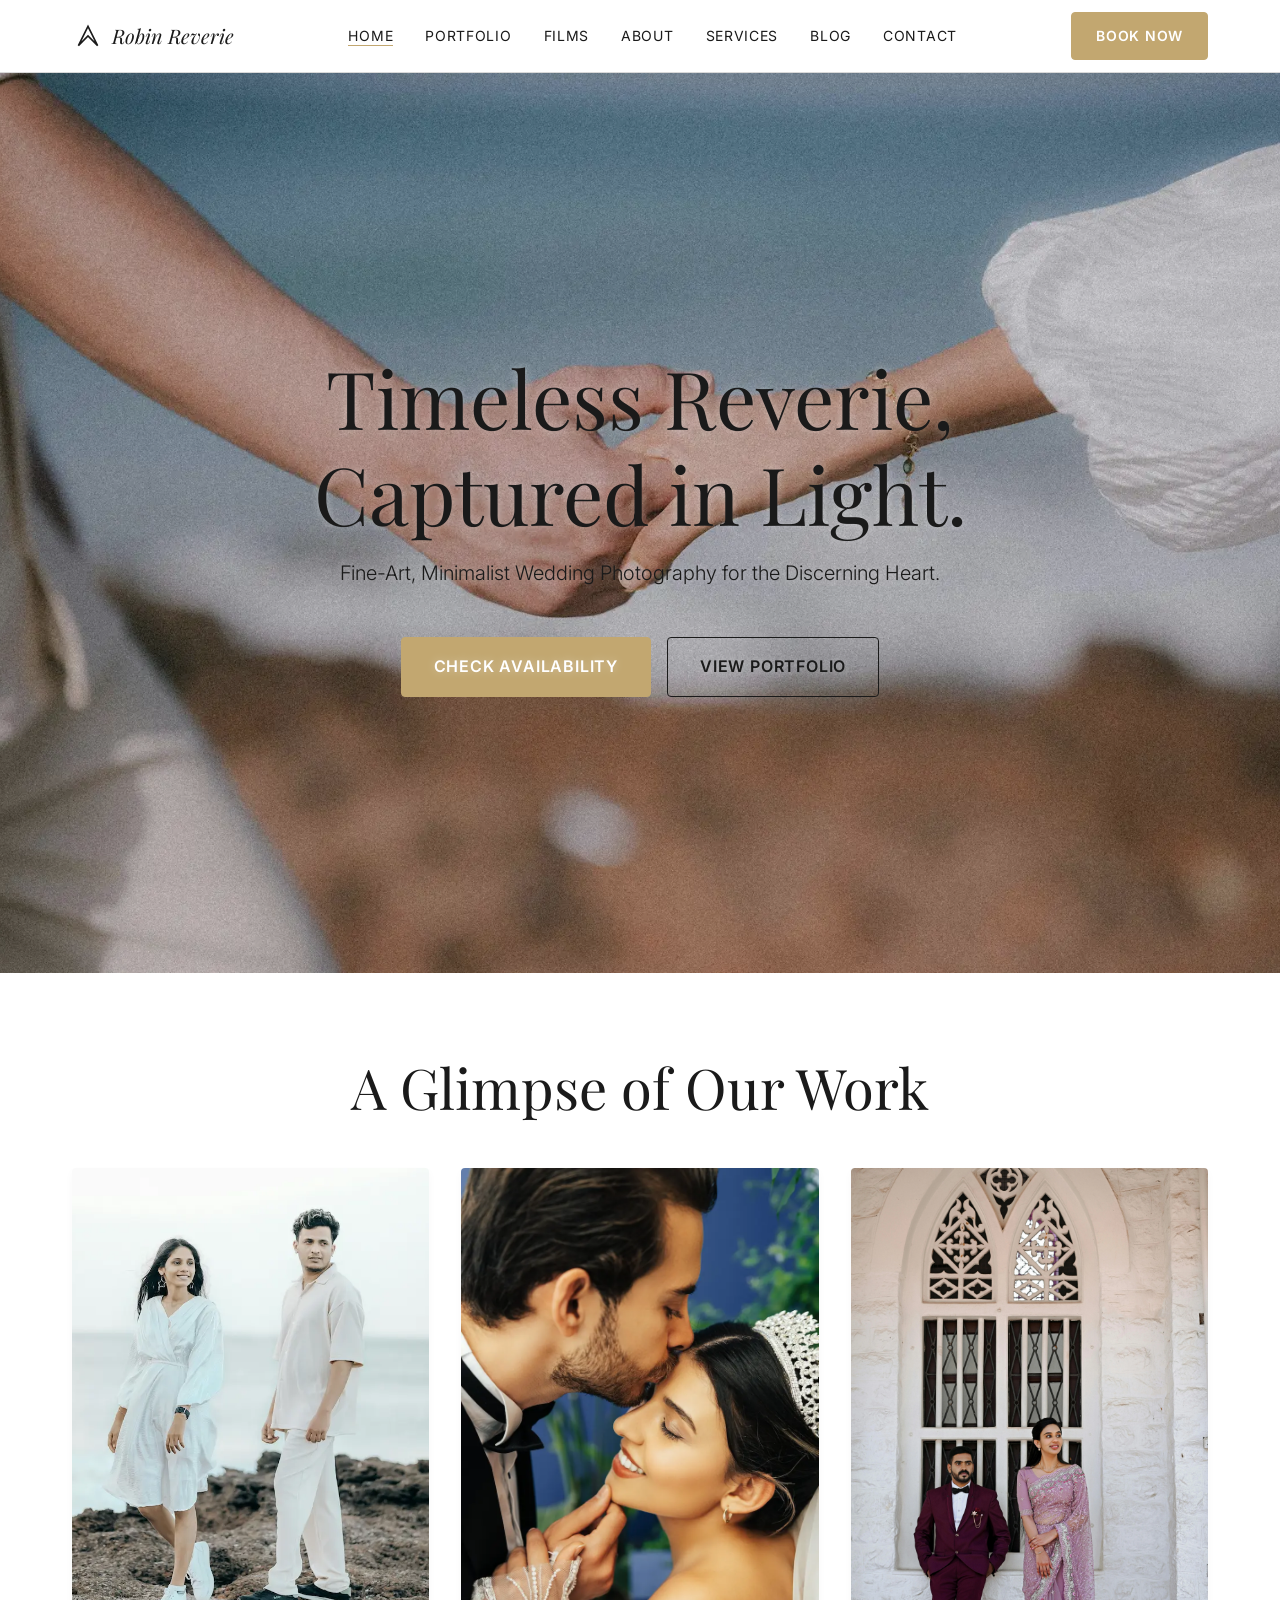
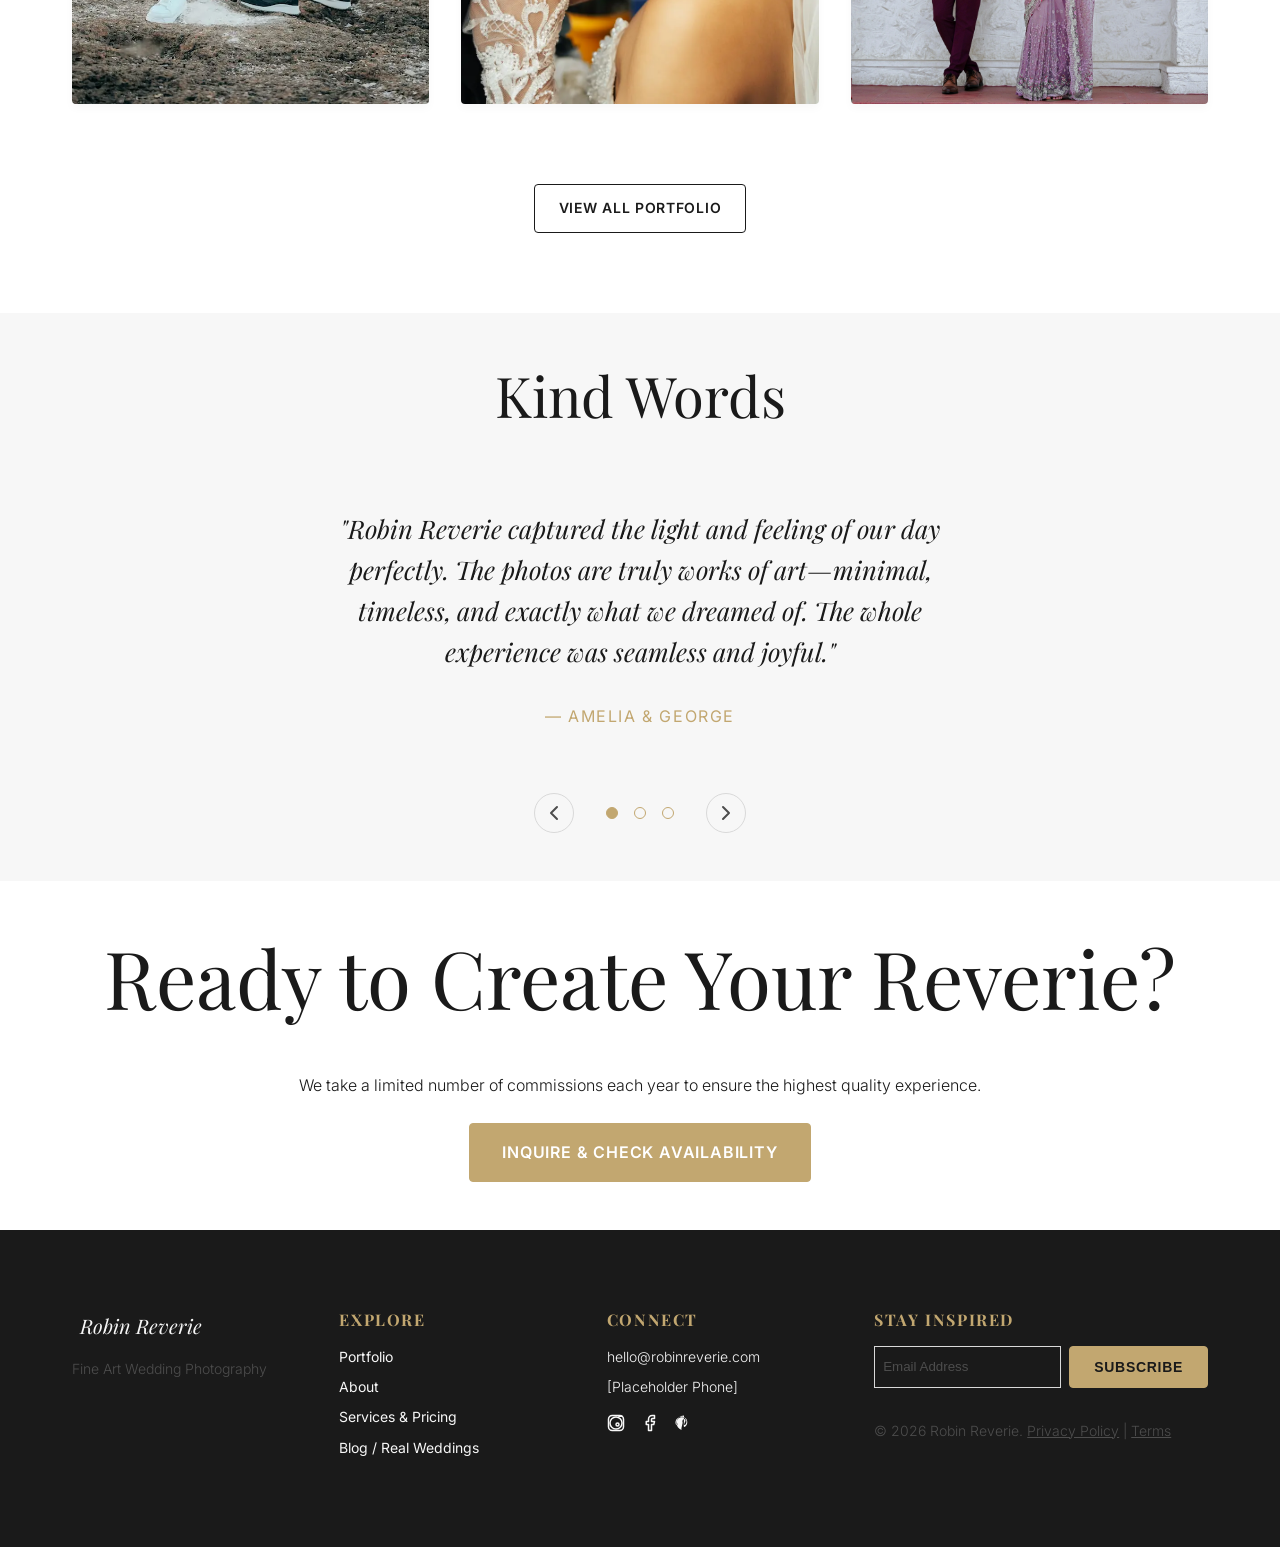
<file: index.html>
<!doctype html>
<html lang="en">
<head>
    <meta charset="UTF-8">
    <meta name="viewport" content="width=device-width, initial-scale=1.0">
    <title>Robin Reverie | Fine Art Wedding Photography</title>

    <meta name="description" content="Robin Reverie offers fine-art, minimal, and timeless wedding photography for the discerning couple. Based in [Location], available worldwide.">
    <meta name="keywords" content="fine art wedding photography, minimal wedding photographer, luxury wedding, editorial wedding, Robin Reverie">
    <meta name="author" content="Robin Reverie">

    <meta property="og:title" content="Robin Reverie | Fine Art Wedding Photography">
    <meta property="og:description" content="Timeless, airy, and editorial wedding photography.">
    <meta property="og:type" content="website">
    <meta property="og:url" content="https://www.robinreverie.com/">
    <meta property="og:image" content="https://www.robinreverie.com/assets/img/hero-1200.webp">

    <link rel="stylesheet" href="/css/styles.css">

    <link rel="preconnect" href="https://fonts.googleapis.com">
    <link rel="preconnect" href="https://fonts.gstatic.com" crossorigin>

    <link href="https://fonts.googleapis.com/css2?family=Inter:wght@300;400;600&family=Playfair+Display:ital,wght@0,400;0,700;1,400&display=swap" rel="stylesheet">

    <link rel="preload" as="image" href="/assets/img/hero-400.webp" imagesrcset="/assets/img/hero-400.webp 400w, /assets/img/hero-800.webp 800w" imagesizes="100vw">

    <script type="application/ld+json">
    {
      "@context": "https://schema.org",
      "@type": "LocalBusiness",
      "name": "Robin Reverie Fine Art Photography",
      "image": "https://www.robinreverie.com/assets/img/hero-1600.webp",
      "address": {
        "@type": "PostalAddress",
        "streetAddress": "[Placeholder Address]",
        "addressLocality": "[City]",
        "addressRegion": "[State/Region]",
        "postalCode": "[Zip]",
        "addressCountry": "US"
      },
      "url": "https://www.robinreverie.com/",
      "telephone": "[Placeholder Phone]",
      "priceRange": "$$$"
    }
    </script>
</head>
<body>

    <header class="header">
        <div class="container header__content">
            <a href="index.html" class="header__logo" aria-label="Robin Reverie Home">
                <svg width="32" height="32" viewBox="0 0 100 100" fill="none" aria-hidden="true" xmlns="http://www.w3.org/2000/svg">
                    <path d="M20 80 L50 20 L80 80 L50 50 Z" stroke="currentColor" stroke-width="5"/>
                </svg>
                <span class="logo__text">Robin Reverie</span>
            </a>

            <nav class="nav" aria-label="Main Navigation" id="main-nav">
                <ul class="nav__list">
                    <li><a href="index.html" class="nav__link nav__link--active">Home</a></li>
                    <li><a href="portfolio.html" class="nav__link">Portfolio</a></li>
                    <li><a href="films.html" class="nav__link">Films</a></li>
                    <li><a href="about.html" class="nav__link">About</a></li>
                    <li><a href="services.html" class="nav__link">Services</a></li>
                    <li><a href="blog.html" class="nav__link">Blog</a></li>
                    <li><a href="contact.html" class="nav__link">Contact</a></li>
                </ul>
            </nav>

            <a href="contact.html" class="button button--primary header__cta">Book Now</a>

            <button class="menu-toggle" aria-controls="main-nav" aria-expanded="false" aria-label="Open main menu">
                <svg class="icon icon--menu" width="24" height="24" viewBox="0 0 24 24" fill="none" xmlns="http://www.w3.org/2000/svg">
                    <path d="M4 6H20M4 12H20M4 18H20" stroke="currentColor" stroke-width="2" stroke-linecap="round" stroke-linejoin="round"/>
                </svg>
            </button>
        </div>
    </header>

    <main id="main-content">

        <section class="hero" aria-label="Introduction and Main Call to Action">
            <div class="hero__image-container">
                <picture>
                    <source type="image/webp"
                        srcset="/assets/img/hero-2400.webp 2400w,
                                /assets/img/hero-1600.webp 1600w,
                                /assets/img/hero-800.webp 800w"
                        sizes="100vw">
                    <img src="/assets/img/hero-1600.jpg"
                        alt="A stunning, airy portrait of a bride and groom in a fine-art minimal style."
                        class="hero__image"
                        loading="eager"
                        width="2400" height="1600">
                </picture>
            </div>

            <div class="hero__content">
                <h1 class="hero__headline">Timeless Reverie, <br>Captured in Light.</h1>
                <p class="hero__subhead">Fine-Art, Minimalist Wedding Photography for the Discerning Heart.</p>
                <div class="hero__actions">
                    <a href="contact.html" class="button button--primary button--large hero__cta--primary js-scroll-to-contact">Check Availability</a>
                    <a href="portfolio.html" class="button button--secondary button--large hero__cta--secondary">View Portfolio</a>
                </div>
            </div>
        </section>

        <section class="section section--padded featured-galleries">
            <div class="container">
                <h2 class="section-title">A Glimpse of Our Work</h2>
                <div class="gallery-grid">
                    <article class="gallery-card">
                        <a href="gallery-sienna.html" class="gallery-card__link">
                            <picture>
                                <source type="image/webp" srcset="/assets/img/featured-1.webp 800w" sizes="(max-width: 600px) 100vw, 33vw">
                                <img src="/assets/img/featured-1.jpg" alt="A couple embracing on a sun-drenched beach, editorial style." loading="lazy" width="800" height="1200">
                            </picture>
                            <div class="gallery-card__caption">
                                <h3>The Sienna Wedding</h3>
                                <p>California Coast | Minimalist</p>
                            </div>
                        </a>
                    </article>

                    <article class="gallery-card">
                        <a href="gallery-provence.html" class="gallery-card__link">
                            <picture>
                                <source type="image/webp" srcset="/assets/img/featured-2.webp 800w" sizes="(max-width: 600px) 100vw, 33vw">
                                <img src="/assets/img/featured-2.jpg" alt="A grand, light-filled ballroom reception with floral arrangements." loading="lazy" width="800" height="1200">
                            </picture>
                            <div class="gallery-card__caption">
                                <h3>Château Provence</h3>
                                <p>Destination | Editorial</p>
                            </div>
                        </a>
                    </article>

                    <article class="gallery-card">
                        <a href="gallery-mountain.html" class="gallery-card__link">
                            <picture>
                                <source type="image/webp" srcset="/assets/img/featured-3.webp 800w" sizes="(max-width: 600px) 100vw, 33vw">
                                <img src="/assets/img/featured-3.jpg" alt="A portrait of a groom standing in a lush, foggy mountain setting." loading="lazy" width="800" height="1200">
                            </picture>
                            <div class="gallery-card__caption">
                                <h3>Mountain Elopement</h3>
                                <p>Intimate | Moody Fine-Art</p>
                            </div>
                        </a>
                    </article>
                </div>
                <div class="text-center mt-xl">
                    <a href="portfolio.html" class="button button--secondary">View All Portfolio</a>
                </div>
            </div>
        </section>

        <section class="section section--muted" aria-label="Client Testimonials">
            <div class="container">
                <h2 class="section-title">Kind Words</h2>
                <div class="carousel" role="region" aria-label="Client Testimonial Carousel">
                    <div class="carousel__track" id="testimonial-track">
                        <div class="carousel__slide" role="tabpanel" aria-labelledby="testimonial-1-tab">
                            <blockquote class="testimonial">
                                <p class="testimonial__quote">"Robin Reverie captured the light and feeling of our day perfectly. The photos are truly works of art—minimal, timeless, and exactly what we dreamed of. The whole experience was seamless and joyful."</p>
                                <cite class="testimonial__cite">— Amelia & George</cite>
                            </blockquote>
                        </div>
                        <div class="carousel__slide" role="tabpanel" aria-labelledby="testimonial-2-tab">
                            <blockquote class="testimonial">
                                <p class="testimonial__quote">"Beyond the stunning final images, their presence on the day was calm and supportive. They felt less like vendors and more like an integral, artistic part of our celebration. Highly, highly recommend."</p>
                                <cite class="testimonial__cite">— David & Chloe</cite>
                            </blockquote>
                        </div>
                        <div class="carousel__slide" role="tabpanel" aria-labelledby="testimonial-3-tab">
                            <blockquote class="testimonial">
                                <p class="testimonial__quote">"We wanted photos that felt editorial and airy, not stiff. Robin Reverie delivered a gallery that belongs in a magazine. Pure magic and elegance from start to finish."</p>
                                <cite class="testimonial__cite">— Sarah & Michael</cite>
                            </blockquote>
                        </div>
                    </div>
                    <div class="carousel__controls">
                        <button class="carousel__button carousel__button--prev" aria-label="Previous testimonial">
                            <svg width="24" height="24" viewBox="0 0 24 24" fill="none" xmlns="http://www.w3.org/2000/svg"><path d="M15 18L9 12L15 6" stroke="currentColor" stroke-width="2" stroke-linecap="round" stroke-linejoin="round"/></svg>
                        </button>
                        <div class="carousel__dots" role="tablist">
                            </div>
                        <button class="carousel__button carousel__button--next" aria-label="Next testimonial">
                            <svg width="24" height="24" viewBox="0 0 24 24" fill="none" xmlns="http://www.w3.org/2000/svg"><path d="M9 18L15 12L9 6" stroke="currentColor" stroke-width="2" stroke-linecap="round" stroke-linejoin="round"/></svg>
                        </button>
                    </div>
                </div>
            </div>
        </section>

        <section class="section section--cta-final" id="contact-cta">
            <div class="container text-center">
                <h2 class="section-title section-title--large">Ready to Create Your Reverie?</h2>
                <p class="cta__subtext">We take a limited number of commissions each year to ensure the highest quality experience.</p>
                <a href="contact.html" class="button button--primary button--large">Inquire & Check Availability</a>
            </div>
        </section>

    </main>

    <a href="contact.html" class="sticky-mobile-cta" aria-label="Book Now">Book</a>

    <footer class="footer">
        <div class="container footer__grid">
            <div class="footer__brand">
                <a href="index.html" class="header__logo" aria-label="Robin Reverie Home">
                    <span class="logo__text">Robin Reverie</span>
                </a>
                <p class="footer__text">Fine Art Wedding Photography</p>
            </div>

            <div class="footer__nav">
                <h3>Explore</h3>
                <ul>
                    <li><a href="portfolio.html">Portfolio</a></li>
                    <li><a href="about.html">About</a></li>
                    <li><a href="services.html">Services & Pricing</a></li>
                    <li><a href="blog.html">Blog / Real Weddings</a></li>
                </ul>
            </div>

            <div class="footer__contact">
                <h3>Connect</h3>
                <p>hello@robinreverie.com</p>
                <p>[Placeholder Phone]</p>
                <div class="social-links">
                    <a href="#" aria-label="Instagram"><svg width="24" height="24" viewBox="0 0 24 24" fill="none" xmlns="http://www.w3.org/2000/svg"><rect x="2" y="2" width="20" height="20" rx="5" ry="5" stroke="currentColor" stroke-width="2"></rect><path d="M16 3H20M14 12a2 2 0 100 4 2 2 0 000-4zM12 20a8 8 0 100-16 8 8 0 000 16z" stroke="currentColor" stroke-width="2" stroke-linecap="round" stroke-linejoin="round"></path></svg></a>
                    <a href="#" aria-label="Facebook"><svg width="24" height="24" viewBox="0 0 24 24" fill="none" xmlns="http://www.w3.org/2000/svg"><path d="M18 2h-3a5 5 0 00-5 5v3H7v4h3v8h4v-8h3l1-4h-4V7a1 1 0 011-1h3v-4z" stroke="currentColor" stroke-width="2" stroke-linecap="round" stroke-linejoin="round"></path></svg></a>
                    <a href="#" aria-label="Pinterest"><svg width="24" height="24" viewBox="0 0 24 24" fill="none" xmlns="http://www.w3.org/2000/svg"><path d="M12 2C6.48 2 2 6.48 2 12c0 4.22 2.76 7.84 6.64 9.17-.08-.73-.14-1.63 0-2.45l1.6-6.95s-.39-.81-.39-2c0-1.87 1.1-3.27 2.45-3.27 1.15 0 1.7 1.05 1.7 2.3s-1.15 2.87-1.75 4.54c-.16.5-.08 1.04.14 1.28.22.25.75.08 1-.09 1.1-.6 1.87-2.73 1.87-4.4 0-3.32-2.3-5.96-6-5.96-4.08 0-6.85 3.03-6.85 6.45 0 1.1.36 1.83.74 2.37.08.1.15.2.2.3l-.38 1.54c-.08.3-.3.4-.6.3-.96-.4-1.74-2.13-1.74-3.7 0-4.32 3.63-7.85 8.16-7.85 4.4 0 7.6 3.1 7.6 7.3 0 3.16-1.8 5.6-3.6 6.34-.6.2-1.3-.3-1.1-1.1z" fill="currentColor"></path></svg></a>
                </div>
            </div>

            <div class="footer__newsletter">
                <h3>Stay Inspired</h3>
                <form class="newsletter-form" action="[PLACEHOLDER_NEWSLETTER_ENDPOINT]" method="POST">
                    <!-- <label for="email-signup" class="sr-only">Email Address</label> -->
                    <input type="email" id="email-signup" name="email" placeholder="Email Address" required aria-label="Email address for newsletter signup">
                    <button type="submit" class="button button--secondary">Subscribe</button>
                </form>
                <p class="footer__legal">
                    &copy; <span id="current-year"></span> Robin Reverie.
                    <a href="privacy.html">Privacy Policy</a> |
                    <a href="terms.html">Terms</a>
                </p>
            </div>
        </div>
    </footer>

    <script src="/js/main.js" defer></script>
</body>
</html>
</file>
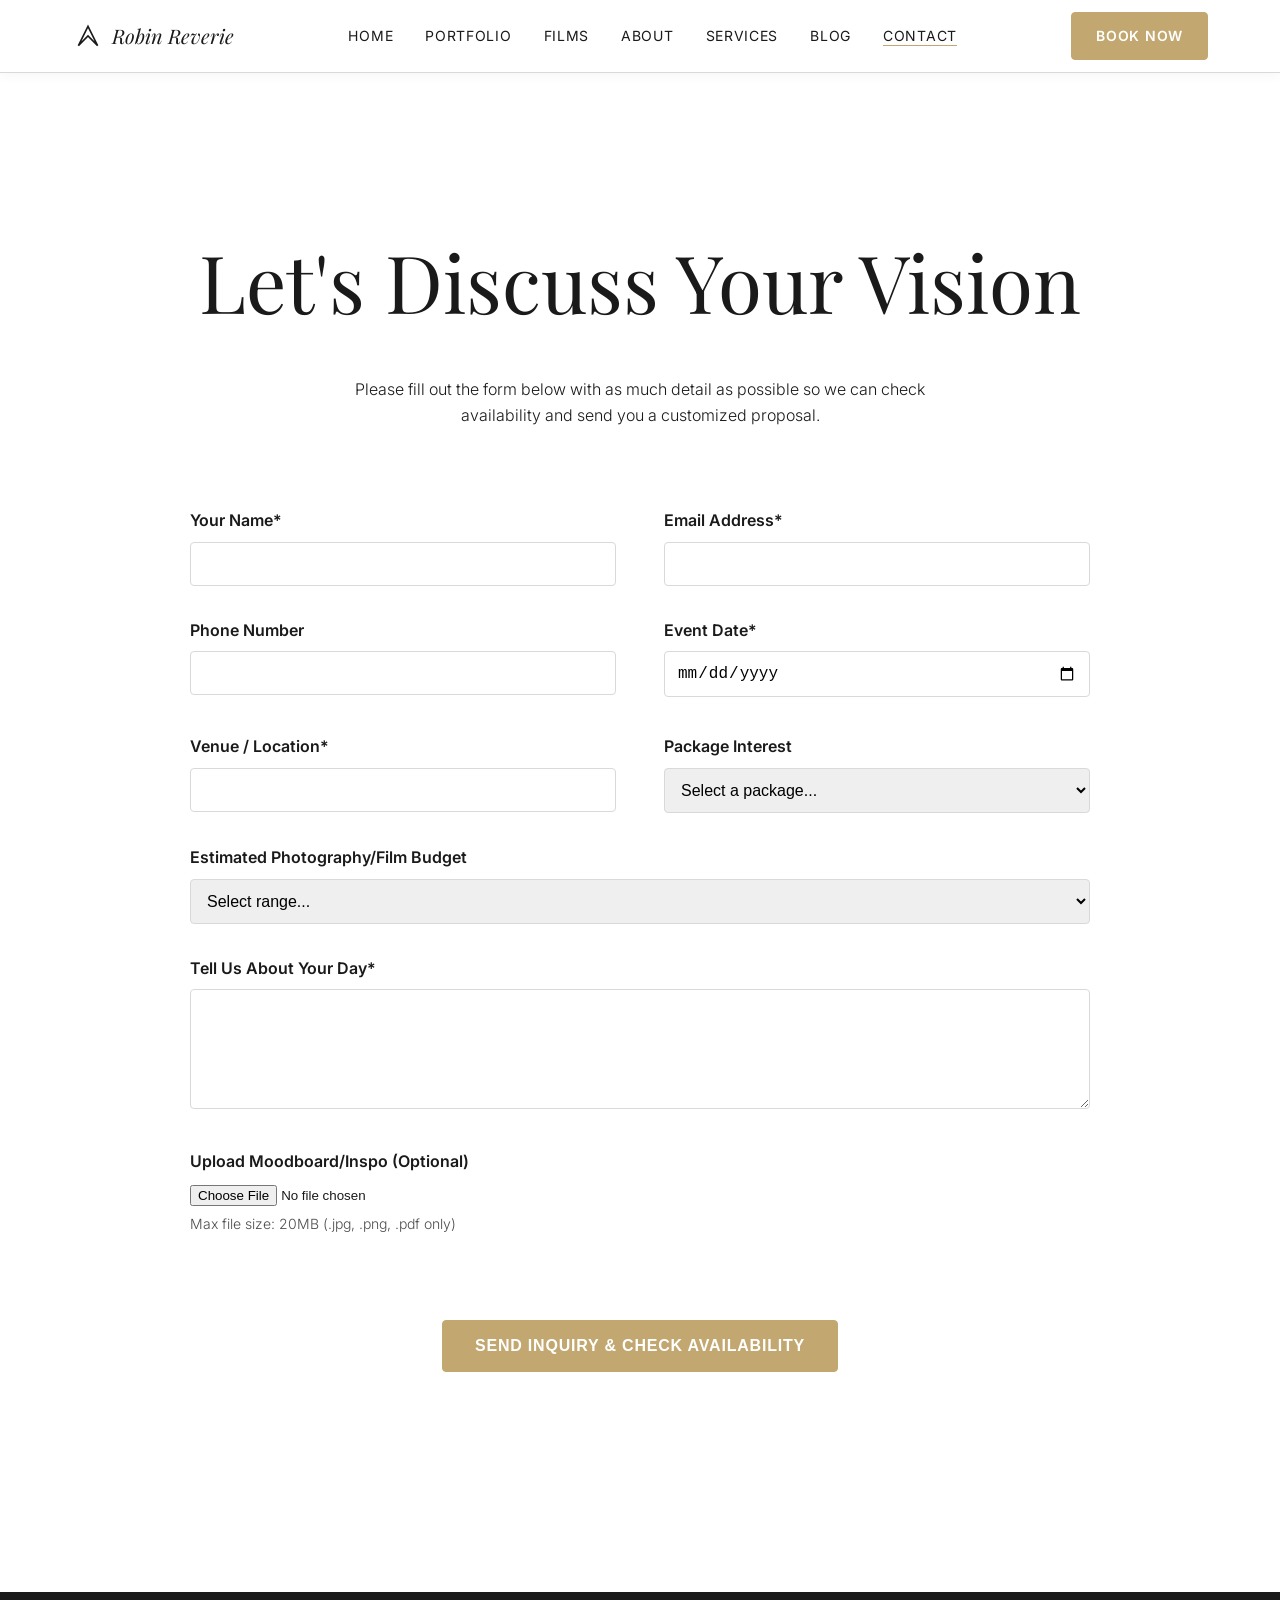
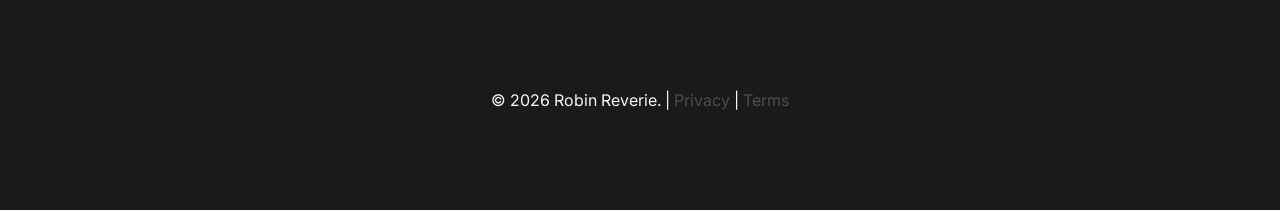
<file: contact.html>
<!doctype html>
<html lang="en">
<head>
    <meta charset="UTF-8">
    <meta name="viewport" content="width=device-width, initial-scale=1.0">
    <title>Contact & Booking | Robin Reverie Fine Art Photography & Film</title>

    <link rel="stylesheet" href="/css/styles.css">
    <link rel="stylesheet" href="/css/contact.css">

    <link rel="preconnect" href="https://fonts.googleapis.com">
    <link href="https://fonts.googleapis.com/css2?family=Inter:wght@300;400;600&family=Playfair+Display:ital,wght@0,400;0,700;1,400&display=swap" rel="stylesheet">
</head>
<body>

    <header class="header">
        <div class="container header__content">
            <a href="index.html" class="header__logo" aria-label="Robin Reverie Home">
                <svg width="32" height="32" viewBox="0 0 100 100" fill="none" aria-hidden="true" xmlns="http://www.w3.org/2000/svg">
                    <path d="M20 80 L50 20 L80 80 L50 50 Z" stroke="currentColor" stroke-width="5"/>
                </svg>
                <span class="logo__text">Robin Reverie</span>
            </a>
            <nav class="nav" aria-label="Main Navigation" id="main-nav">
                <ul class="nav__list">
                    <li><a href="index.html" class="nav__link">Home</a></li>
                    <li><a href="portfolio.html" class="nav__link">Portfolio</a></li>
                    <li><a href="films.html" class="nav__link">Films</a></li>
                    <li><a href="about.html" class="nav__link">About</a></li>
                    <li><a href="services.html" class="nav__link">Services</a></li>
                    <li><a href="blog.html" class="nav__link">Blog</a></li>
                    <li><a href="contact.html" class="nav__link nav__link--active">Contact</a></li>
                </ul>
            </nav>
            <a href="contact.html" class="button button--primary header__cta">Book Now</a>
            <button class="menu-toggle" aria-controls="main-nav" aria-expanded="false" aria-label="Open main menu">
                <svg class="icon icon--menu" width="24" height="24" viewBox="0 0 24 24" fill="none" xmlns="http://www.w3.org/2000/svg"><path d="M4 6H20M4 12H20M4 18H20" stroke="currentColor" stroke-width="2" stroke-linecap="round" stroke-linejoin="round"/></svg>
            </button>
        </div>
    </header>

    <main id="main-content">
        <section class="section section--padded" aria-labelledby="contact-h1">
            <div class="container contact-container">
                <h1 class="section-title" id="contact-h1">Let's Discuss Your Vision</h1>
                <p class="text-center" style="max-width: 600px; margin: 0 auto var(--spacing-xl);">Please fill out the form below with as much detail as possible so we can check availability and send you a customized proposal.</p>

                <form id="booking-form" class="contact-form" novalidate>
                    <div class="form-group">
                        <label for="name">Your Name*</label>
                        <input type="text" id="name" name="name" required aria-describedby="name-error">
                        <span id="name-error" class="error-message">Please enter your full name.</span>
                    </div>
                    <div class="form-group">
                        <label for="email">Email Address*</label>
                        <input type="email" id="email" name="email" required aria-describedby="email-error">
                        <span id="email-error" class="error-message">A valid email is required.</span>
                    </div>

                    <div class="form-group">
                        <label for="phone">Phone Number</label>
                        <input type="tel" id="phone" name="phone">
                    </div>
                    <div class="form-group">
                        <label for="event-date">Event Date*</label>
                        <input type="date" id="event-date" name="event_date" required min="2024-01-01" aria-describedby="date-error date-feedback">
                        <span id="date-error" class="error-message">Please select a valid event date.</span>
                        <div id="date-feedback"></div>
                    </div>

                    <div class="form-group">
                        <label for="venue">Venue / Location*</label>
                        <input type="text" id="venue" name="venue" required aria-describedby="venue-error">
                        <span id="venue-error" class="error-message">Please provide your venue or location.</span>
                    </div>
                    <div class="form-group">
                        <label for="package-interest">Package Interest</label>
                        <select id="package-interest" name="package_interest">
                            <option value="">Select a package...</option>
                            <option value="Signature">Signature (Full Service)</option>
                            <option value="Classic">Classic (Most Popular)</option>
                            <option value="Elopement">Elopement (Intimate)</option>
                            <option value="Custom">Custom Quote</option>
                        </select>
                    </div>

                    <div class="form-group form-group--full-width">
                        <label for="budget">Estimated Photography/Film Budget</label>
                        <select id="budget" name="budget">
                            <option value="">Select range...</option>
                            <option value="5k-8k">$5,000 - $8,000</option>
                            <option value="8k-12k">$8,000 - $12,000</option>
                            <option value="12k+">$12,000+</option>
                        </select>
                    </div>

                    <div class="form-group form-group--full-width">
                        <label for="message">Tell Us About Your Day*</label>
                        <textarea id="message" name="message" rows="4" required aria-describedby="message-error"></textarea>
                        <span id="message-error" class="error-message">Please share some details about your event.</span>
                    </div>

                    <div class="form-group form-group--full-width">
                        <label for="file-upload">Upload Moodboard/Inspo (Optional)</label>
                        <input type="file" id="file-upload" name="file_upload" accept=".jpg, .jpeg, .png, .pdf">
                        <p class="file-upload-info">Max file size: 20MB (.jpg, .png, .pdf only)</p>
                    </div>

                    <div class="submit-section">
                        <button type="submit" class="button button--primary button--large" id="submit-button">
                            <span class="button-text">Send Inquiry & Check Availability</span>
                            <div class="spinner"></div>
                        </button>
                        <p id="form-status" role="status" aria-live="assertive"></p>
                    </div>
                </form>

            </div>
        </section>
    </main>

    <a href="contact.html" class="sticky-mobile-cta" aria-label="Book Now">Book</a>

    <footer class="footer">
        <div class="container" style="text-align: center; color: var(--color-bg-light); padding: 1rem;">
             &copy; <span id="current-year">2024</span> Robin Reverie. | <a href="privacy.html" style="color: var(--color-text-secondary);">Privacy</a> | <a href="terms.html" style="color: var(--color-text-secondary);">Terms</a>
        </div>
    </footer>

    <script src="/js/main.js" defer></script>
    <script src="/js/contact.js" defer></script>
</body>
</html>
</file>
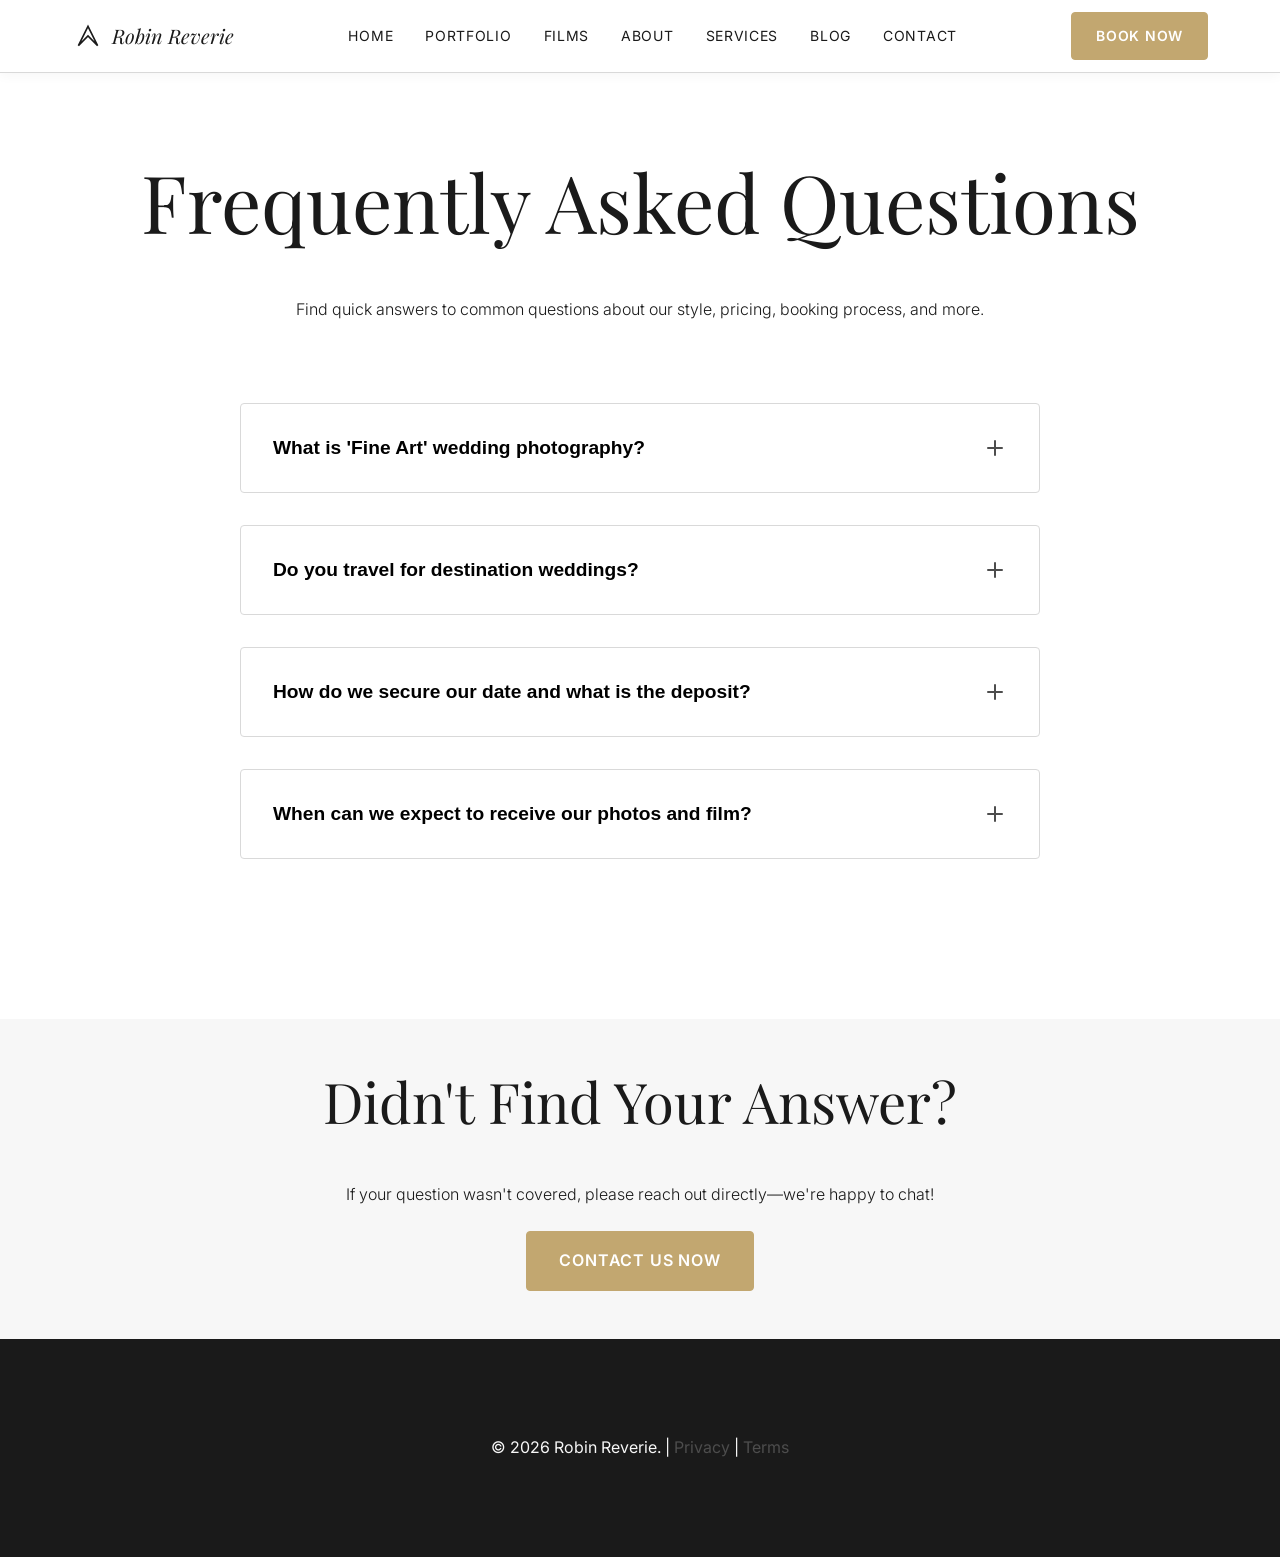
<file: faq.html>
<!doctype html>
<html lang="en">
<head>
    <meta charset="UTF-8">
    <meta name="viewport" content="width=device-width, initial-scale=1.0">
    <title>FAQ | Frequently Asked Questions | Robin Reverie</title>

    <link rel="stylesheet" href="/css/styles.css">
    <link rel="stylesheet" href="/css/faq.css">

    <link rel="preconnect" href="https://fonts.googleapis.com">
    <link href="https://fonts.googleapis.com/css2?family=Inter:wght@300;400;600&family=Playfair+Display:ital,wght@0,400;0,700;1,400&display=swap" rel="stylesheet">
</head>
<body>

    <header class="header">
        <div class="container header__content">
            <a href="index.html" class="header__logo" aria-label="Robin Reverie Home">
                <svg width="32" height="32" viewBox="0 0 100 100" fill="none" aria-hidden="true" xmlns="http://www.w3.org/2000/svg">
                    <path d="M20 80 L50 20 L80 80 L50 50 Z" stroke="currentColor" stroke-width="5"/>
                </svg>
                <span class="logo__text">Robin Reverie</span>
            </a>
            <nav class="nav" aria-label="Main Navigation" id="main-nav">
                <ul class="nav__list">
                    <li><a href="index.html" class="nav__link">Home</a></li>
                    <li><a href="portfolio.html" class="nav__link">Portfolio</a></li>
                    <li><a href="films.html" class="nav__link">Films</a></li>
                    <li><a href="about.html" class="nav__link">About</a></li>
                    <li><a href="services.html" class="nav__link">Services</a></li>
                    <li><a href="blog.html" class="nav__link">Blog</a></li>
                    <li><a href="contact.html" class="nav__link">Contact</a></li>
                </ul>
            </nav>
            <a href="contact.html" class="button button--primary header__cta">Book Now</a>
            <button class="menu-toggle" aria-controls="main-nav" aria-expanded="false" aria-label="Open main menu">
                <svg class="icon icon--menu" width="24" height="24" viewBox="0 0 24 24" fill="none" xmlns="http://www.w3.org/2000/svg"><path d="M4 6H20M4 12H20M4 18H20" stroke="currentColor" stroke-width="2" stroke-linecap="round" stroke-linejoin="round"/></svg>
            </button>
        </div>
    </header>

    <main id="main-content">
        <section class="section section--padded" aria-labelledby="faq-h1">
            <div class="container">
                <h1 class="section-title" id="faq-h1">Frequently Asked Questions</h1>
                <p class="text-center" style="max-width: 700px; margin: 0 auto var(--spacing-xl);">Find quick answers to common questions about our style, pricing, booking process, and more.</p>

                <div class="faq-container" role="tablist" aria-multiselectable="true">

                    <div class="faq-item">
                        <h2 id="faq-q1-header" style="margin:0;">
                            <button 
                                class="faq-button" 
                                aria-expanded="false" 
                                aria-controls="faq-q1-content" 
                                id="faq-q1-trigger"
                                role="tab"
                                tabindex="0"
                            >
                                What is 'Fine Art' wedding photography?
                                <svg class="faq-icon" viewBox="0 0 24 24" fill="none" stroke="currentColor" stroke-width="2" stroke-linecap="round" stroke-linejoin="round"><line x1="12" y1="5" x2="12" y2="19"></line><line x1="5" y1="12" x2="19" y2="12"></line></svg>
                            </button>
                        </h2>
                        <div 
                            id="faq-q1-content" 
                            role="tabpanel" 
                            aria-labelledby="faq-q1-trigger" 
                            class="faq-content"
                            hidden
                        >
                            <p>Our style is **airy, romantic, and film-inspired**. It prioritizes natural light, careful composition, and soft color palettes to create timeless images. We mix intentional, gently posed portraits with authentic, candid documentary moments throughout the day.</p>
                        </div>
                    </div>

                    <div class="faq-item">
                        <h2 id="faq-q2-header" style="margin:0;">
                            <button 
                                class="faq-button" 
                                aria-expanded="false" 
                                aria-controls="faq-q2-content" 
                                id="faq-q2-trigger"
                                role="tab"
                                tabindex="-1"
                            >
                                Do you travel for destination weddings?
                                <svg class="faq-icon" viewBox="0 0 24 24" fill="none" stroke="currentColor" stroke-width="2" stroke-linecap="round" stroke-linejoin="round"><line x1="12" y1="5" x2="12" y2="19"></line><line x1="5" y1="12" x2="19" y2="12"></line></svg>
                            </button>
                        </h2>
                        <div 
                            id="faq-q2-content" 
                            role="tabpanel" 
                            aria-labelledby="faq-q2-trigger" 
                            class="faq-content"
                            hidden
                        >
                            <p>Absolutely! We love documenting love stories worldwide. We offer customized destination packages that typically include a flat-rate travel fee, covering flights, accommodation, and per diems, making the process simple and transparent for you.</p>
                        </div>
                    </div>

                    <div class="faq-item">
                        <h2 id="faq-q3-header" style="margin:0;">
                            <button 
                                class="faq-button" 
                                aria-expanded="false" 
                                aria-controls="faq-q3-content" 
                                id="faq-q3-trigger"
                                role="tab"
                                tabindex="-1"
                            >
                                How do we secure our date and what is the deposit?
                                <svg class="faq-icon" viewBox="0 0 24 24" fill="none" stroke="currentColor" stroke-width="2" stroke-linecap="round" stroke-linejoin="round"><line x1="12" y1="5" x2="12" y2="19"></line><line x1="5" y1="12" x2="19" y2="12"></line></svg>
                            </button>
                        </h2>
                        <div 
                            id="faq-q3-content" 
                            role="tabpanel" 
                            aria-labelledby="faq-q3-trigger" 
                            class="faq-content"
                            hidden
                        >
                            <p>To secure your date, we require a signed contract and a **30% non-refundable retainer**. The remainder is paid in two installments, with the final payment due 30 days before your wedding. Head over to our <a href="services.html">Services page</a> for detailed pricing and booking steps.</p>
                        </div>
                    </div>

                    <div class="faq-item">
                        <h2 id="faq-q4-header" style="margin:0;">
                            <button 
                                class="faq-button" 
                                aria-expanded="false" 
                                aria-controls="faq-q4-content" 
                                id="faq-q4-trigger"
                                role="tab"
                                tabindex="-1"
                            >
                                When can we expect to receive our photos and film?
                                <svg class="faq-icon" viewBox="0 0 24 24" fill="none" stroke="currentColor" stroke-width="2" stroke-linecap="round" stroke-linejoin="round"><line x1="12" y1="5" x2="12" y2="19"></line><line x1="5" y1="12" x2="19" y2="12"></line></svg>
                            </button>
                        </h2>
                        <div 
                            id="faq-q4-content" 
                            role="tabpanel" 
                            aria-labelledby="faq-q4-trigger" 
                            class="faq-content"
                            hidden
                        >
                            <p>We deliver a sneak peek gallery of 50-75 images within 72 hours of your wedding! The full, high-resolution photo gallery is delivered via an online proofing platform within **8-10 weeks**. If your package includes film, the cinematic highlight reel will follow 2 weeks after the photo delivery.</p>
                        </div>
                    </div>

                </div>
            </div>
        </section>

        <section class="section section--cta-final section--muted" id="contact-cta">
            <div class="container text-center">
                <h2 class="section-title">Didn't Find Your Answer?</h2>
                <p class="cta__subtext">If your question wasn't covered, please reach out directly—we're happy to chat!</p>
                <a href="contact.html" class="button button--primary button--large">Contact Us Now</a>
            </div>
        </section>
    </main>

    <a href="contact.html" class="sticky-mobile-cta" aria-label="Book Now">Book</a>

    <footer class="footer">
        <div class="container" style="text-align: center; color: var(--color-bg-light); padding: 1rem;">
             &copy; <span id="current-year">2024</span> Robin Reverie. | <a href="privacy.html" style="color: var(--color-text-secondary);">Privacy</a> | <a href="terms.html" style="color: var(--color-text-secondary);">Terms</a>
        </div>
    </footer>

    <script src="/js/main.js" defer></script>
    <script src="/js/faq.js" defer></script>
</body>
</html>
</file>
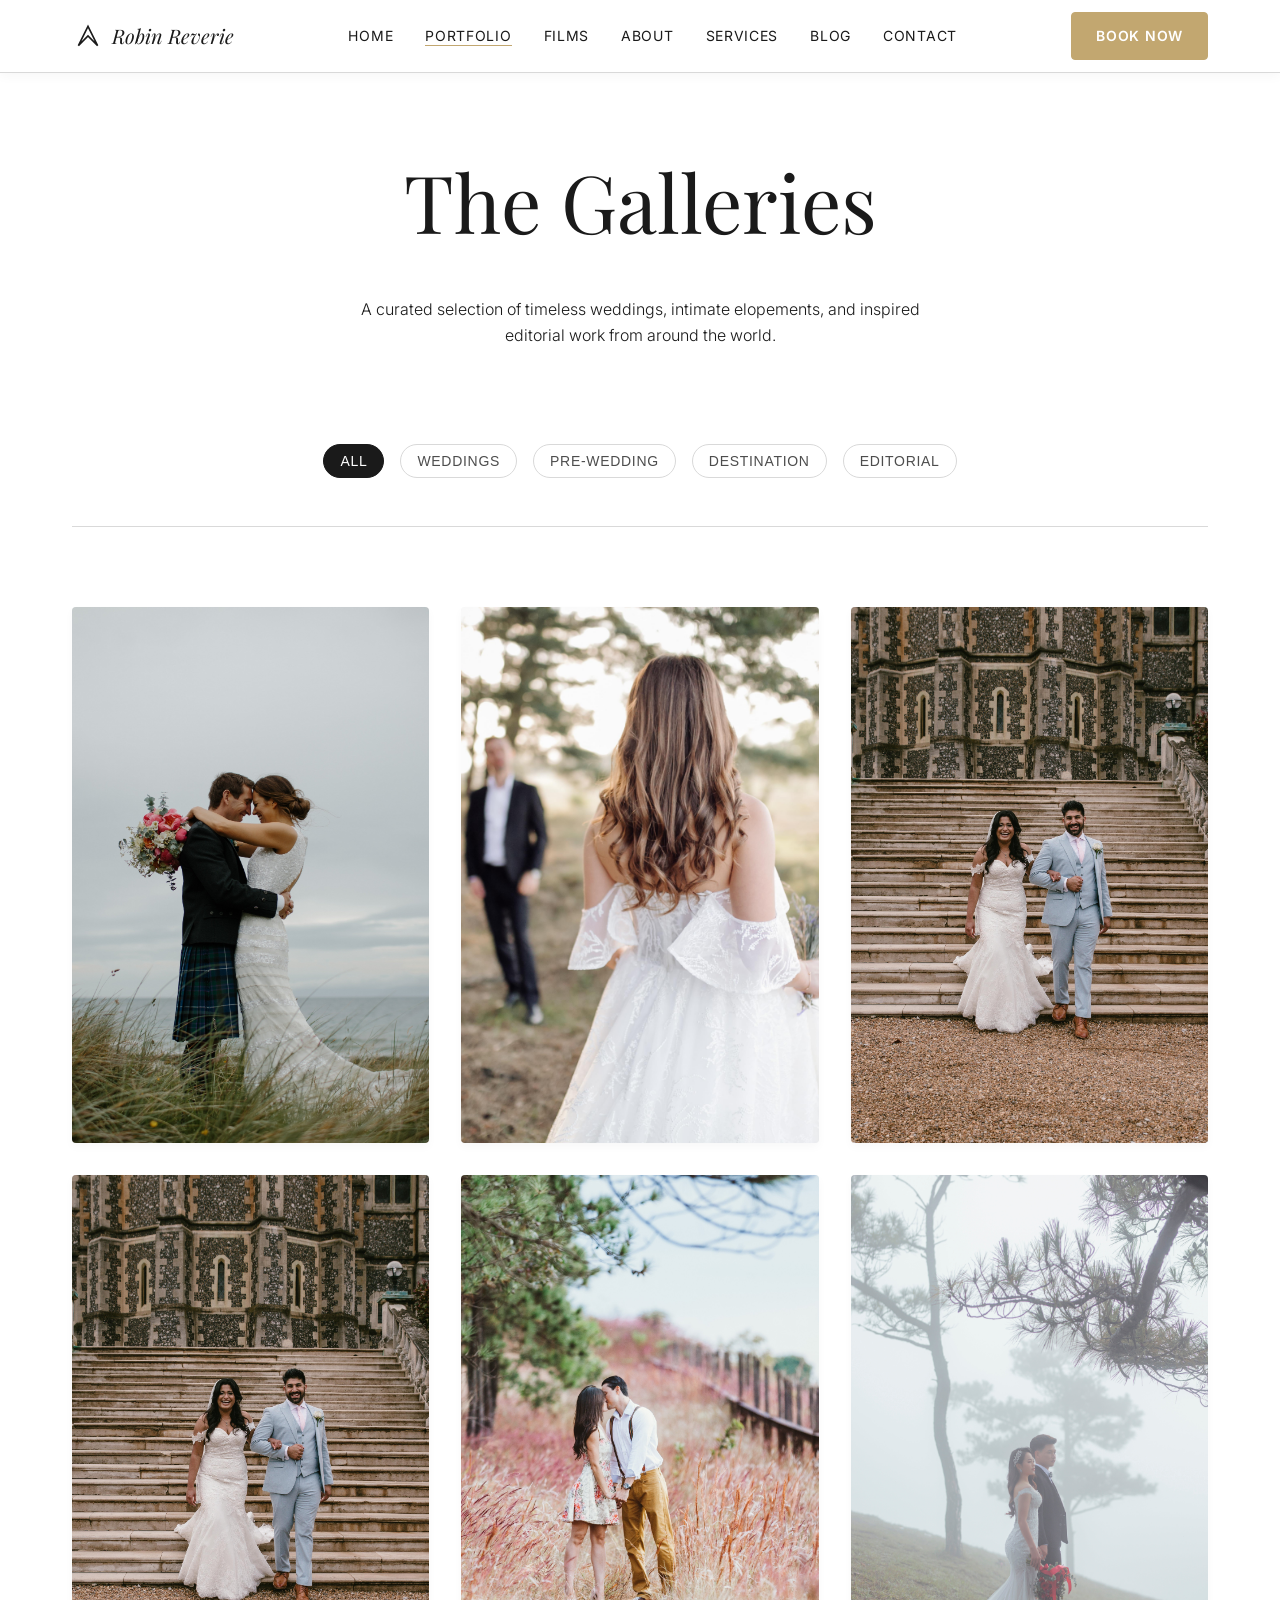
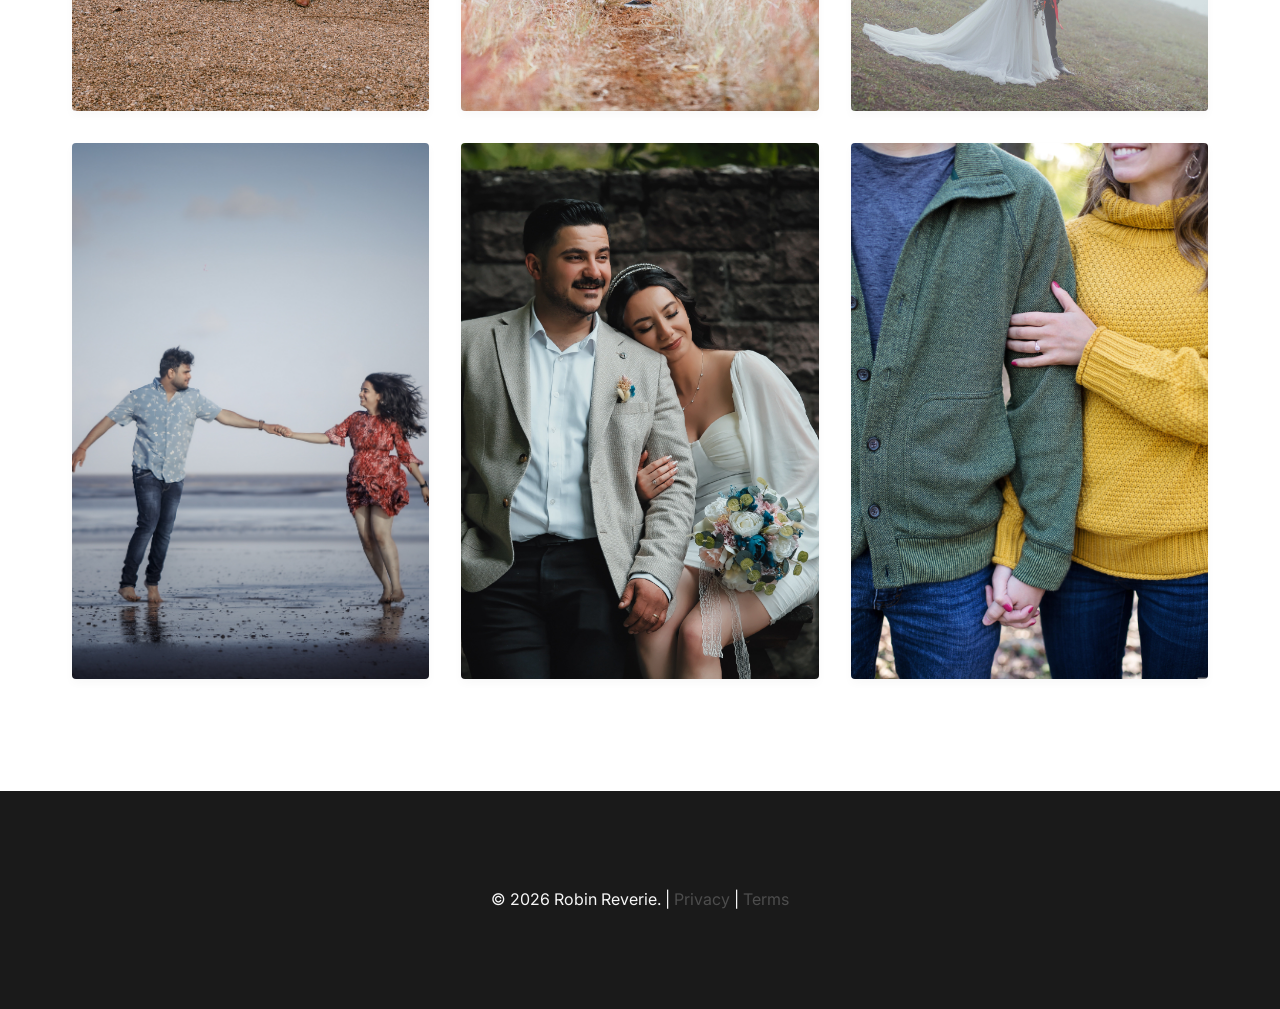
<file: portfolio.html>
<!doctype html>
<html lang="en">
<head>
    <meta charset="UTF-8">
    <meta name="viewport" content="width=device-width, initial-scale=1.0">
    <title>Portfolio | Robin Reverie Fine Art Photography</title>

    <link rel="stylesheet" href="/css/styles.css">
    <link rel="stylesheet" href="/css/portfolio.css">

    <link rel="preconnect" href="https://fonts.googleapis.com">
    <link rel="preconnect" href="https://fonts.gstatic.com" crossorigin>
    <link href="https://fonts.googleapis.com/css2?family=Inter:wght@300;400;600&family=Playfair+Display:ital,wght@0,400;0,700;1,400&display=swap" rel="stylesheet">
</head>
<body>
    <header class="header">
        <div class="container header__content">
            <a href="index.html" class="header__logo" aria-label="Robin Reverie Home">
                <svg width="32" height="32" viewBox="0 0 100 100" fill="none" aria-hidden="true" xmlns="http://www.w3.org/2000/svg">
                    <path d="M20 80 L50 20 L80 80 L50 50 Z" stroke="currentColor" stroke-width="5"/>
                </svg>
                <span class="logo__text">Robin Reverie</span>
            </a>

            <nav class="nav" aria-label="Main Navigation" id="main-nav">
                <ul class="nav__list">
                    <li><a href="index.html" class="nav__link">Home</a></li>
                    <li><a href="portfolio.html" class="nav__link nav__link--active">Portfolio</a></li>
                    <li><a href="films.html" class="nav__link">Films</a></li>
                    <li><a href="about.html" class="nav__link">About</a></li>
                    <li><a href="services.html" class="nav__link">Services</a></li>
                    <li><a href="blog.html" class="nav__link">Blog</a></li>
                    <li><a href="contact.html" class="nav__link">Contact</a></li>
                </ul>
            </nav>

            <a href="contact.html" class="button button--primary header__cta">Book Now</a>

            <button class="menu-toggle" aria-controls="main-nav" aria-expanded="false" aria-label="Open main menu">
                <svg class="icon icon--menu" width="24" height="24" viewBox="0 0 24 24" fill="none" xmlns="http://www.w3.org/2000/svg">
                    <path d="M4 6H20M4 12H20M4 18H20" stroke="currentColor" stroke-width="2" stroke-linecap="round" stroke-linejoin="round"/>
                </svg>
            </button>
        </div>
    </header>

    <main id="main-content">
        <section class="section section--padded">
            <div class="container">
                <h1 class="section-title">The Galleries</h1>
                <p class="text-center" style="max-width: 600px; margin: 0 auto var(--spacing-lg);">A curated selection of timeless weddings, intimate elopements, and inspired editorial work from around the world.</p>

                <div class="filters" role="group" aria-label="Filter Galleries by Category">
                    <button class="filter-button active" data-filter="All">All</button>
                    <button class="filter-button" data-filter="Weddings">Weddings</button>
                    <button class="filter-button" data-filter="Pre-wed">Pre-Wedding</button>
                    <button class="filter-button" data-filter="Destination">Destination</button>
                    <button class="filter-button" data-filter="Editorial">Editorial</button>
                </div>

                <div class="sr-only" aria-live="polite" id="filter-status">Showing all galleries.</div>

                <div class="gallery-grid-portfolio" id="portfolio-grid">
                    <p class="text-center" id="loading-message">Loading portfolio...</p>
                </div>
            </div>
        </section>
    </main>

    <div class="lightbox" role="dialog" aria-modal="true" aria-hidden="true" id="lightbox">
        <div class="lightbox__content">
            <button class="lightbox__button lightbox__button--close" aria-label="Close image viewer (Escape)">
                <svg width="24" height="24" viewBox="0 0 24 24" fill="none" xmlns="http://www.w3.org/2000/svg"><path d="M18 6L6 18M6 6L18 18" stroke="currentColor" stroke-width="2" stroke-linecap="round" stroke-linejoin="round"/></svg>
            </button>
            <button class="lightbox__button lightbox__button--prev" aria-label="Previous image (Left arrow)">
                <svg width="24" height="24" viewBox="0 0 24 24" fill="none" xmlns="http://www.w3.org/2000/svg"><path d="M15 18L9 12L15 6" stroke="currentColor" stroke-width="2" stroke-linecap="round" stroke-linejoin="round"/></svg>
            </button>
            <div role="img" aria-label="Currently viewed gallery image" id="lightbox-image-container">
                </div>
            <button class="lightbox__button lightbox__button--next" aria-label="Next image (Right arrow)">
                <svg width="24" height="24" viewBox="0 0 24 24" fill="none" xmlns="http://www.w3.org/2000/svg"><path d="M9 18L15 12L9 6" stroke="currentColor" stroke-width="2" stroke-linecap="round" stroke-linejoin="round"/></svg>
            </button>
            <p class="lightbox__caption" id="lightbox-caption"></p>
        </div>
    </div>

    <footer class="footer">
        <div class="container" style="text-align: center; color: var(--color-bg-light); padding: 1rem;">
             &copy; <span id="current-year">2024</span> Robin Reverie. | <a href="privacy.html" style="color: var(--color-text-secondary);">Privacy</a> | <a href="terms.html" style="color: var(--color-text-secondary);">Terms</a>
        </div>
    </footer>

    <script src="/js/main.js" defer></script>
    <script src="/js/portfolio.js" defer></script>
</body>
</html>
</file>
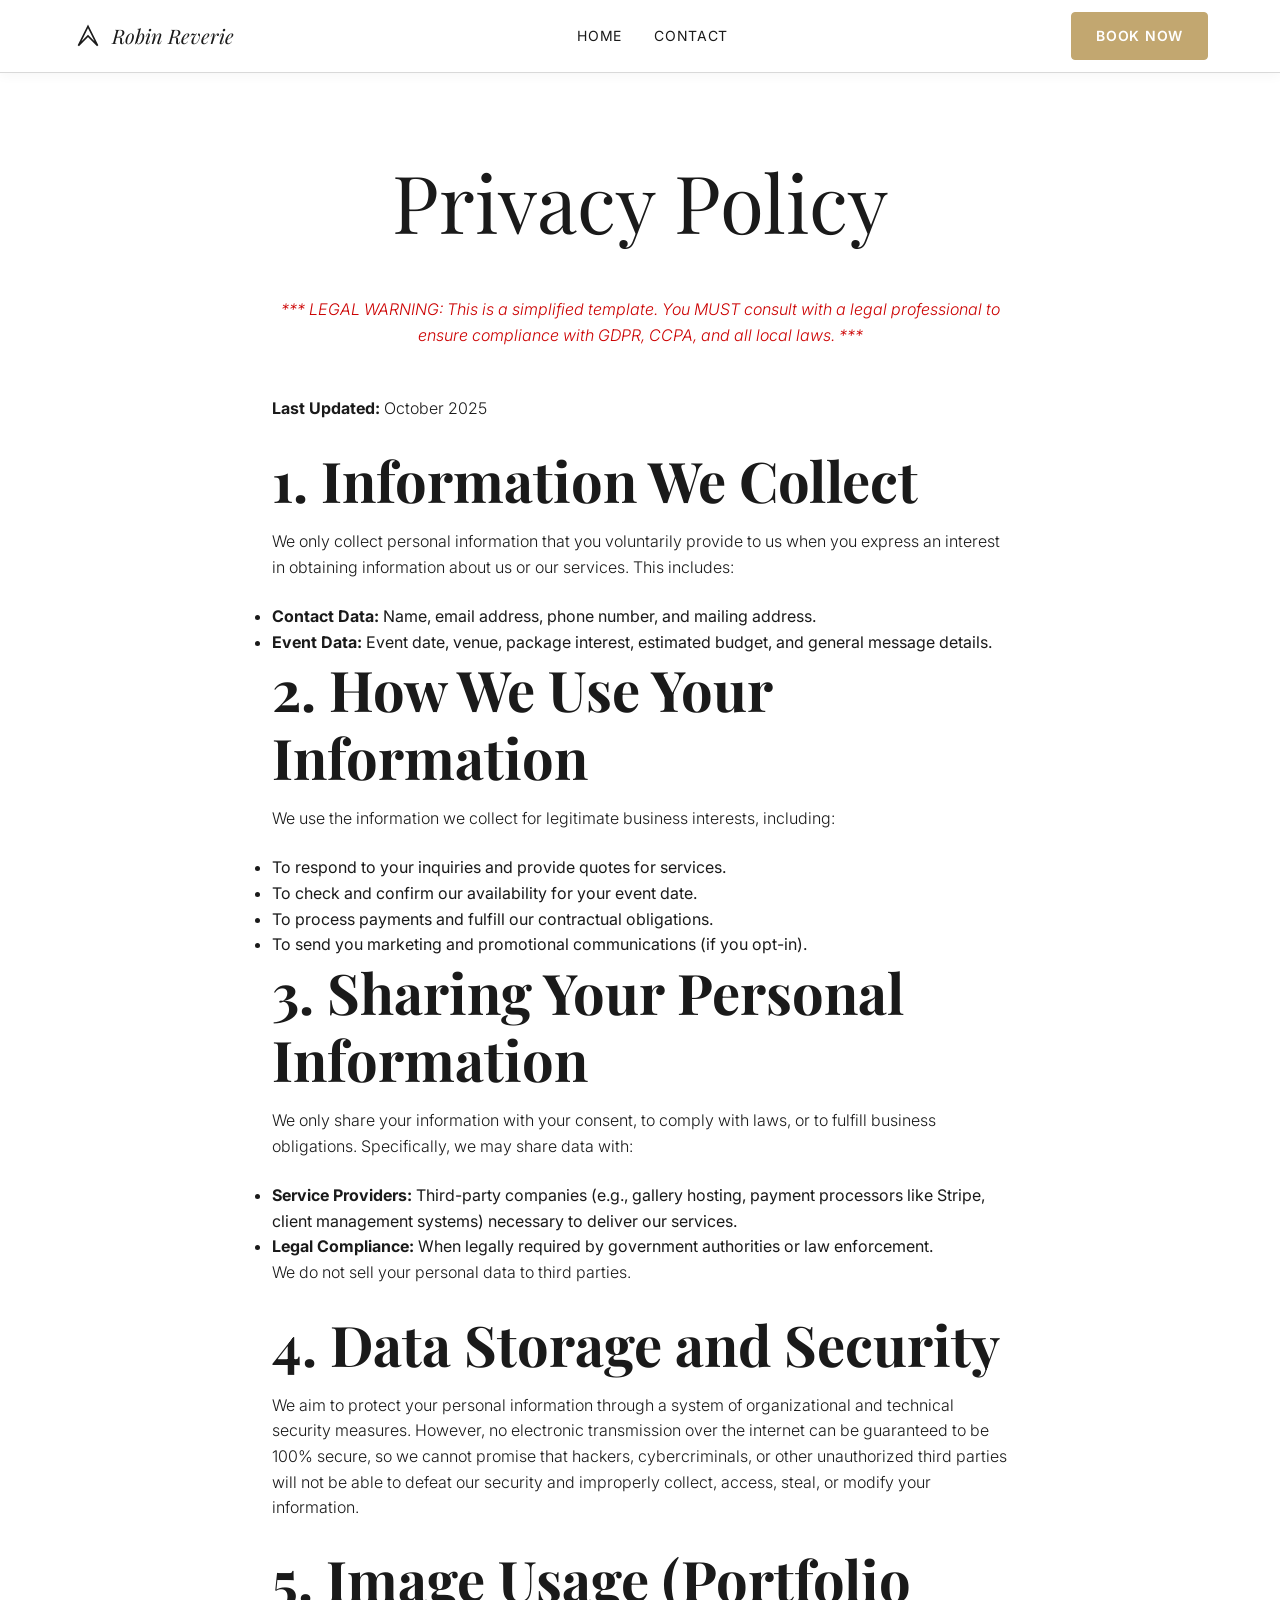
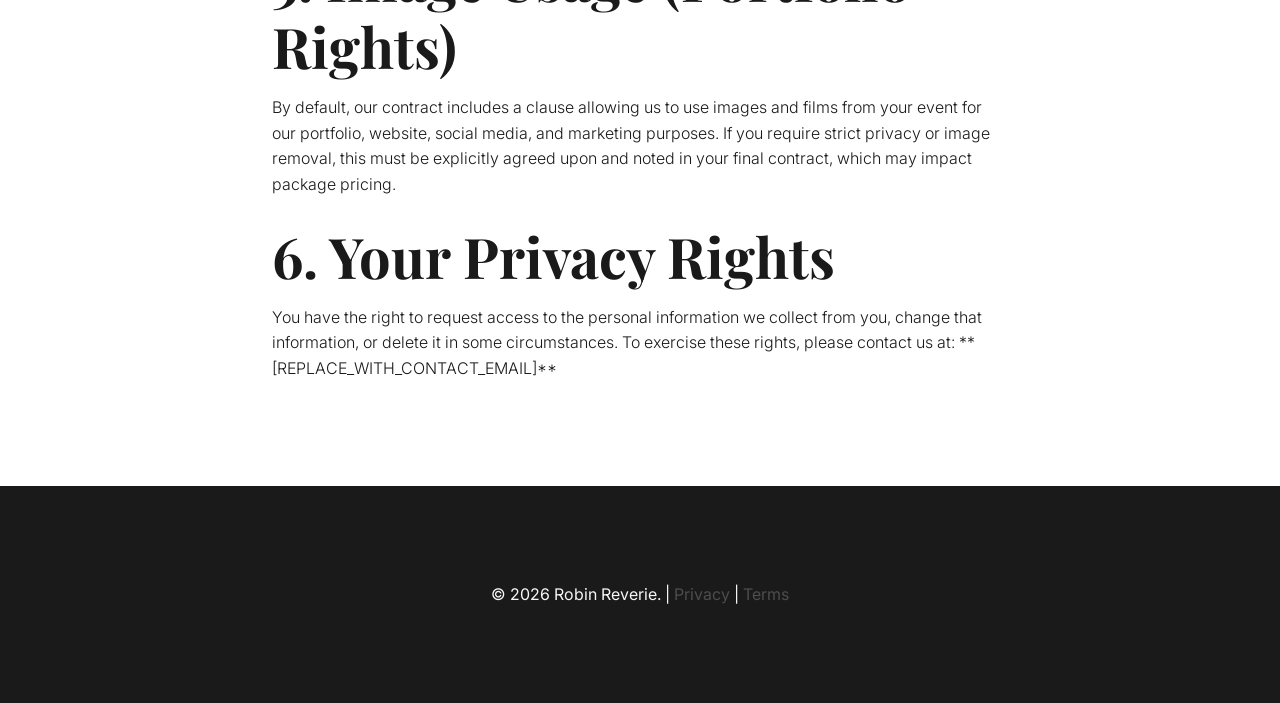
<file: privacy.html>
<!doctype html>
<html lang="en">
<head>
    <meta charset="UTF-8">
    <meta name="viewport" content="width=device-width, initial-scale=1.0">
    <title>Privacy Policy | Robin Reverie</title>

    <link rel="stylesheet" href="/css/styles.css">

    <link rel="preconnect" href="https://fonts.googleapis.com">
    <link href="https://fonts.googleapis.com/css2?family=Inter:wght@300;400;600&family=Playfair+Display:ital,wght@0,400;0,700;1,400&display=swap" rel="stylesheet">
</head>
<body>

    <header class="header">
        <div class="container header__content">
            <a href="index.html" class="header__logo" aria-label="Robin Reverie Home">
                <svg width="32" height="32" viewBox="0 0 100 100" fill="none" aria-hidden="true" xmlns="http://www.w3.org/2000/svg">
                    <path d="M20 80 L50 20 L80 80 L50 50 Z" stroke="currentColor" stroke-width="5"/>
                </svg>
                <span class="logo__text">Robin Reverie</span>
            </a>
             <nav class="nav" aria-label="Main Navigation" id="main-nav">
                <ul class="nav__list">
                    <li><a href="index.html" class="nav__link">Home</a></li>
                    <li><a href="contact.html" class="nav__link">Contact</a></li>
                </ul>
            </nav>
            <a href="contact.html" class="button button--primary header__cta">Book Now</a>
        </div>
    </header>

    <main id="main-content">
        <section class="section section--padded" aria-labelledby="privacy-h1">
            <div class="container" style="max-width: 800px;">
                <h1 class="section-title" id="privacy-h1">Privacy Policy</h1>
                <p class="text-center" style="font-style: italic; color: #cc0000; margin-bottom: var(--spacing-lg);">
                    *** LEGAL WARNING: This is a simplified template. You MUST consult with a legal professional to ensure compliance with GDPR, CCPA, and all local laws. ***
                </p>
                <p><strong>Last Updated:</strong> October 2025</p>

                <h2>1. Information We Collect</h2>
                <p>We only collect personal information that you voluntarily provide to us when you express an interest in obtaining information about us or our services. This includes:</p>
                <ul>
                    <li><strong>Contact Data:</strong> Name, email address, phone number, and mailing address.</li>
                    <li><strong>Event Data:</strong> Event date, venue, package interest, estimated budget, and general message details.</li>
                </ul>

                <h2>2. How We Use Your Information</h2>
                <p>We use the information we collect for legitimate business interests, including:</p>
                <ul>
                    <li>To respond to your inquiries and provide quotes for services.</li>
                    <li>To check and confirm our availability for your event date.</li>
                    <li>To process payments and fulfill our contractual obligations.</li>
                    <li>To send you marketing and promotional communications (if you opt-in).</li>
                </ul>

                <h2>3. Sharing Your Personal Information</h2>
                <p>We only share your information with your consent, to comply with laws, or to fulfill business obligations. Specifically, we may share data with:</p>
                <ul>
                    <li><strong>Service Providers:</strong> Third-party companies (e.g., gallery hosting, payment processors like Stripe, client management systems) necessary to deliver our services.</li>
                    <li><strong>Legal Compliance:</strong> When legally required by government authorities or law enforcement.</li>
                </ul>
                <p>We do not sell your personal data to third parties.</p>

                <h2>4. Data Storage and Security</h2>
                <p>We aim to protect your personal information through a system of organizational and technical security measures. However, no electronic transmission over the internet can be guaranteed to be 100% secure, so we cannot promise that hackers, cybercriminals, or other unauthorized third parties will not be able to defeat our security and improperly collect, access, steal, or modify your information.</p>

                <h2>5. Image Usage (Portfolio Rights)</h2>
                <p>By default, our contract includes a clause allowing us to use images and films from your event for our portfolio, website, social media, and marketing purposes. If you require strict privacy or image removal, this must be explicitly agreed upon and noted in your final contract, which may impact package pricing.</p>

                <h2>6. Your Privacy Rights</h2>
                <p>You have the right to request access to the personal information we collect from you, change that information, or delete it in some circumstances. To exercise these rights, please contact us at: **[REPLACE_WITH_CONTACT_EMAIL]**</p>
            </div>
        </section>
    </main>

    <footer class="footer">
        <div class="container" style="text-align: center; color: var(--color-bg-light); padding: 1rem;">
             &copy; <span id="current-year">2024</span> Robin Reverie. | <a href="privacy.html" style="color: var(--color-text-secondary);">Privacy</a> | <a href="terms.html" style="color: var(--color-text-secondary);">Terms</a>
        </div>
    </footer>
    
    <script src="/js/main.js" defer></script>
</body>
</html>
</file>
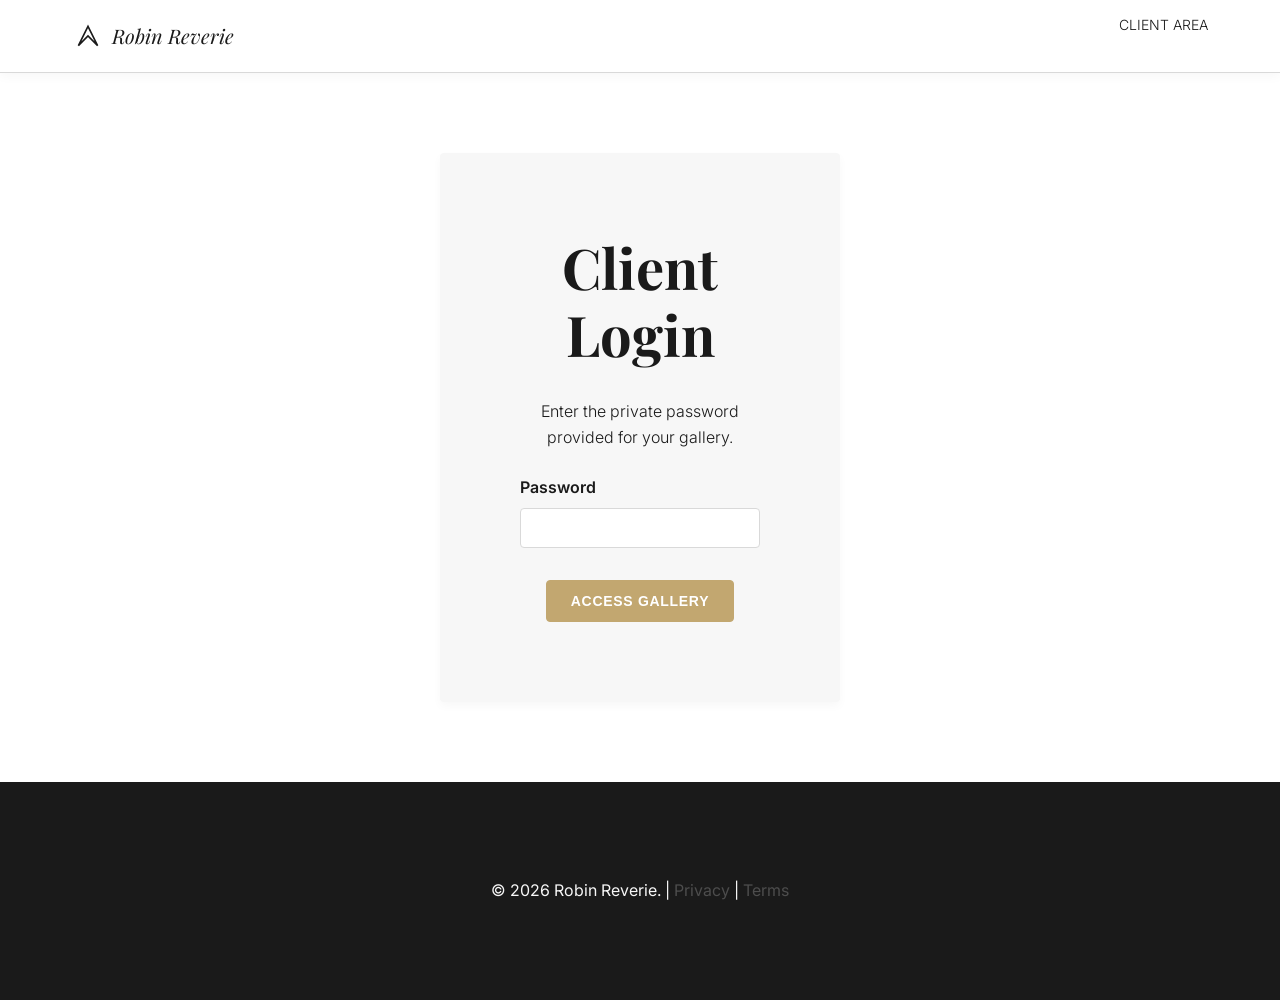
<file: proofing.html>
<!doctype html>
<html lang="en">
<head>
    <meta charset="UTF-8">
    <meta name="viewport" content="width=device-width, initial-scale=1.0">
    <title>Client Proofing Gallery | Robin Reverie</title>

    <link rel="stylesheet" href="/css/styles.css">
    <link rel="stylesheet" href="/css/proofing.css">

    <link rel="preconnect" href="https://fonts.googleapis.com">
    <link href="https://fonts.googleapis.com/css2?family=Inter:wght@300;400;600&family=Playfair+Display:ital,wght@0,400;0,700;1,400&display=swap" rel="stylesheet">
</head>
<body>

    <header class="header">
        <div class="container header__content">
            <a href="index.html" class="header__logo" aria-label="Robin Reverie Home">
                <svg width="32" height="32" viewBox="0 0 100 100" fill="none" aria-hidden="true" xmlns="http://www.w3.org/2000/svg">
                    <path d="M20 80 L50 20 L80 80 L50 50 Z" stroke="currentColor" stroke-width="5"/>
                </svg>
                <span class="logo__text">Robin Reverie</span>
            </a>
            <p style="font-size: var(--font-size-small); text-transform: uppercase;">Client Area</p>
        </div>
    </header>

    <main id="main-content">
        <div class="container">

            <section id="password-form-view" class="password-form-container" aria-labelledby="login-heading">
                <form id="password-form" class="password-form">
                    <h1 id="login-heading">Client Login</h1>
                    <p>Enter the private password provided for your gallery.</p>
                    <div class="form-group">
                        <label for="gallery-password">Password</label>
                        <input type="password" id="gallery-password" name="gallery-password" required autocomplete="off">
                    </div>
                    <button type="submit" class="button button--primary">Access Gallery</button>
                    <p id="password-error" class="password-error" role="alert" aria-live="assertive" style="display: none;">Incorrect password. Please try again.</p>
                </form>
            </section>

            <section id="proofing-gallery-view" aria-labelledby="gallery-h1">
                <header class="proofing-header">
                    <h1 id="gallery-h1" class="section-title" style="margin: 0; font-size: 2rem;">The Smith Wedding Proofs (72 Images)</h1>
                    <div class="proofing-tools">
                        <p>Favorites: <span id="favorites-count" class="favorites-count">0</span></p>
                        <button class="button button--secondary" id="compare-favorites-btn" disabled>Compare (0)</button>
                        <button class="button button--primary" id="download-selected-btn" disabled>Download Selected (0)</button>
                    </div>
                </header>

                <div class="proofing-grid" id="proofing-grid">
                    </div>

                <div class="text-center mt-xl">
                    <button class="button button--secondary" id="logout-button">Log Out</button>
                </div>
            </section>

        </div>
    </main>

    <footer class="footer">
        <div class="container" style="text-align: center; color: var(--color-bg-light); padding: 1rem;">
             &copy; <span id="current-year">2024</span> Robin Reverie. | <a href="privacy.html" style="color: var(--color-text-secondary);">Privacy</a> | <a href="terms.html" style="color: var(--color-text-secondary);">Terms</a>
        </div>
    </footer>

    <script src="/js/main.js" defer></script>
    <script src="/js/proofing.js" defer></script>
</body>
</html>
</file>
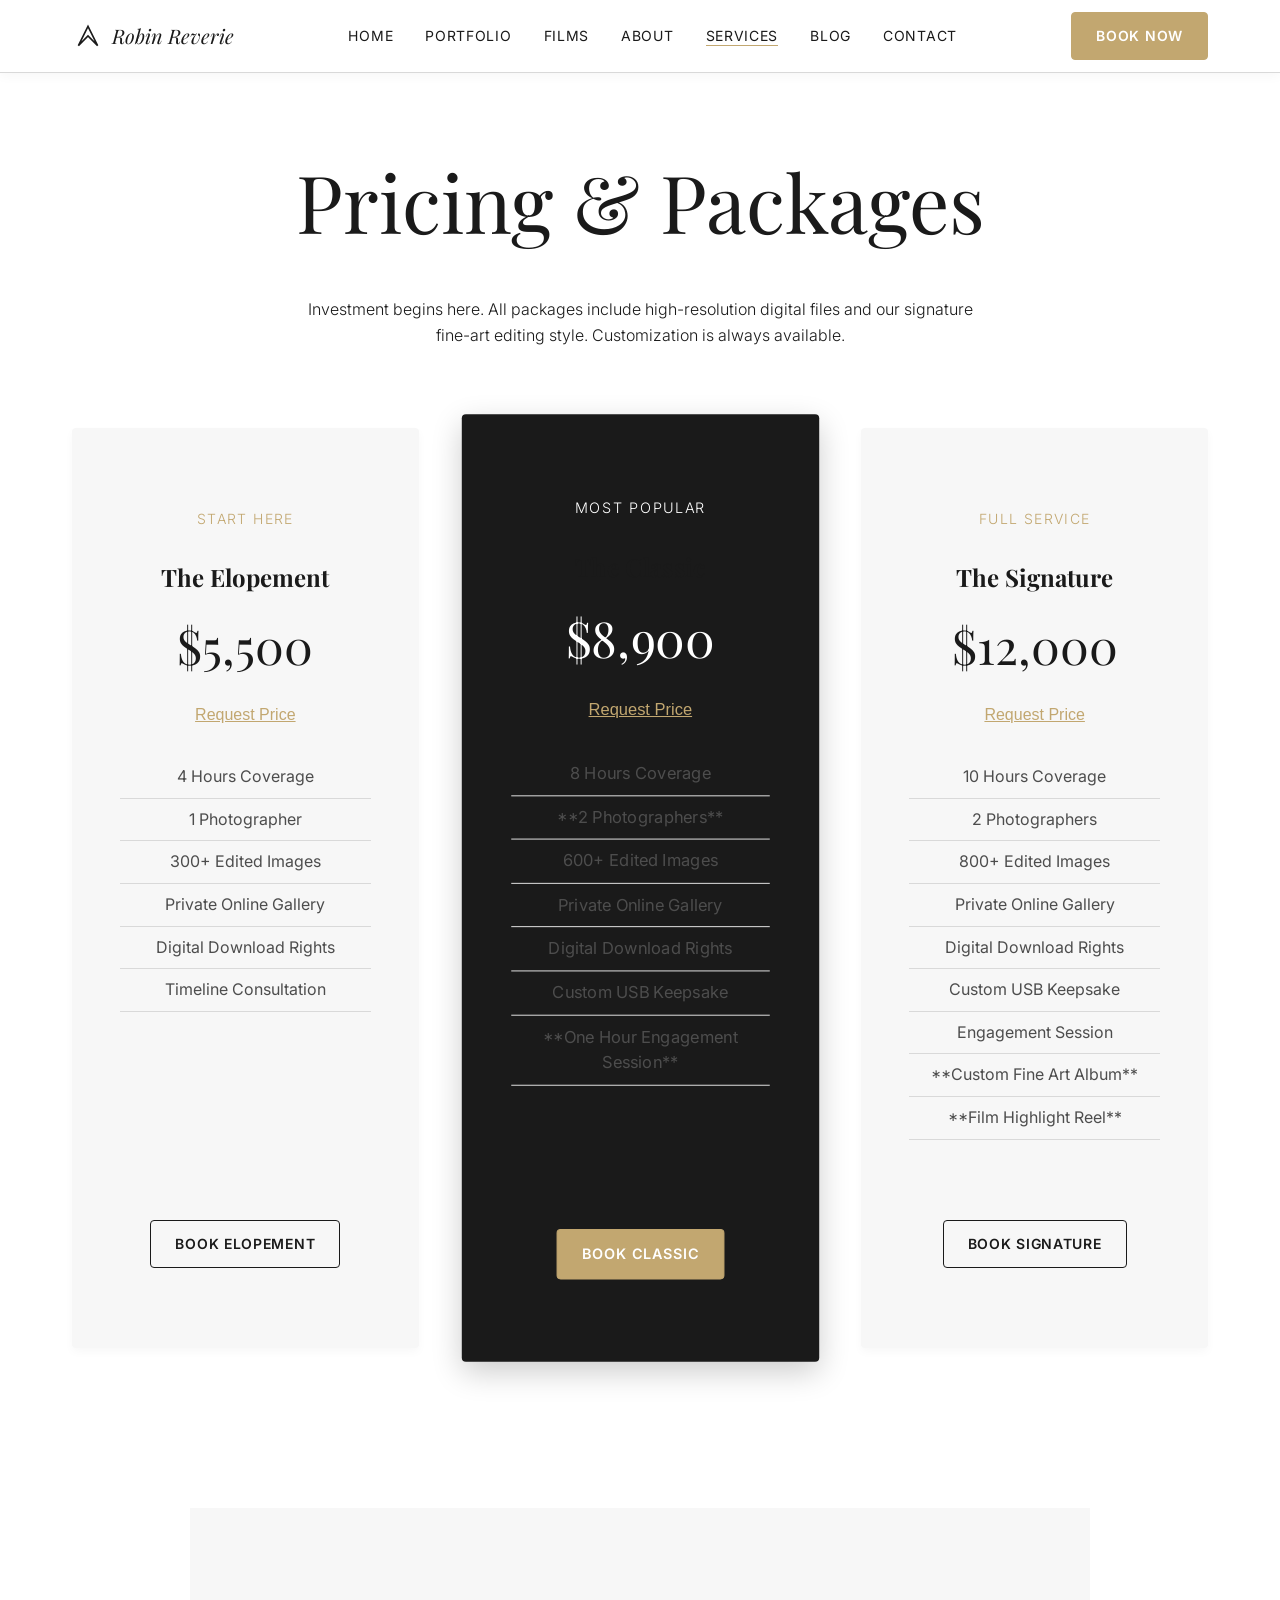
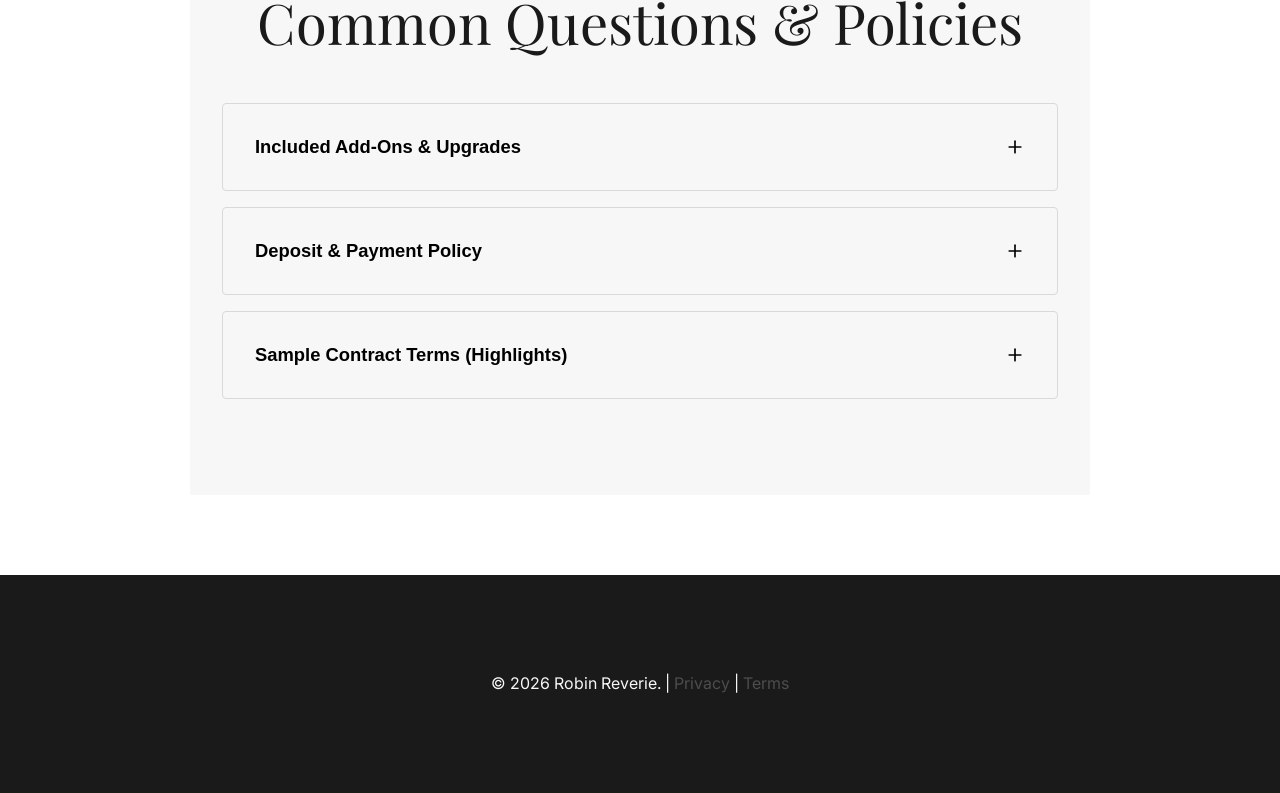
<file: services.html>
<!doctype html>
<html lang="en">
<head>
    <meta charset="UTF-8">
    <meta name="viewport" content="width=device-width, initial-scale=1.0">
    <title>Services & Pricing | Robin Reverie</title>

    <link rel="stylesheet" href="/css/styles.css">
    <link rel="stylesheet" href="/css/services.css">

    <link rel="preconnect" href="https://fonts.googleapis.com">
    <link href="https://fonts.googleapis.com/css2?family=Inter:wght@300;400;600&family=Playfair+Display:ital,wght@0,400;0,700;1,400&display=swap" rel="stylesheet">
</head>
<body>

    <header class="header">
        <div class="container header__content">
            <a href="index.html" class="header__logo" aria-label="Robin Reverie Home">
                <svg width="32" height="32" viewBox="0 0 100 100" fill="none" aria-hidden="true" xmlns="http://www.w3.org/2000/svg">
                    <path d="M20 80 L50 20 L80 80 L50 50 Z" stroke="currentColor" stroke-width="5"/>
                </svg>
                <span class="logo__text">Robin Reverie</span>
            </a>
            <nav class="nav" aria-label="Main Navigation" id="main-nav">
                <ul class="nav__list">
                    <li><a href="index.html" class="nav__link">Home</a></li>
                    <li><a href="portfolio.html" class="nav__link">Portfolio</a></li>
                    <li><a href="films.html" class="nav__link">Films</a></li>
                    <li><a href="about.html" class="nav__link">About</a></li>
                    <li><a href="services.html" class="nav__link nav__link--active">Services</a></li>
                    <li><a href="blog.html" class="nav__link">Blog</a></li>
                    <li><a href="contact.html" class="nav__link">Contact</a></li>
                </ul>
            </nav>
            <a href="contact.html" class="button button--primary header__cta">Book Now</a>
            <button class="menu-toggle" aria-controls="main-nav" aria-expanded="false" aria-label="Open main menu">
                <svg class="icon icon--menu" width="24" height="24" viewBox="0 0 24 24" fill="none" xmlns="http://www.w3.org/2000/svg"><path d="M4 6H20M4 12H20M4 18H20" stroke="currentColor" stroke-width="2" stroke-linecap="round" stroke-linejoin="round"/></svg>
            </button>
        </div>
    </header>

    <main id="main-content">
        <section class="section section--padded" aria-labelledby="pricing-h1">
            <div class="container">
                <h1 class="section-title" id="pricing-h1">Pricing & Packages</h1>
                <p class="text-center" style="max-width: 700px; margin: 0 auto var(--spacing-xl);">Investment begins here. All packages include high-resolution digital files and our signature fine-art editing style. Customization is always available.</p>

                <div class="pricing-grid">

                    <div class="package-card" data-package="Elopement">
                        <p class="package-card__subtext">Start Here</p>
                        <h3>The Elopement</h3>
                        
                        <div class="package-card__price" data-price="5,500">
                            $<span id="price-elopement">5,500</span>
                        </div>
                        <button class="price-toggle-button" data-target="price-elopement">Request Price</button>

                        <ul class="package-card__feature-list">
                            <li>4 Hours Coverage</li>
                            <li>1 Photographer</li>
                            <li>300+ Edited Images</li>
                            <li>Private Online Gallery</li>
                            <li>Digital Download Rights</li>
                            <li>Timeline Consultation</li>
                        </ul>

                        <div class="package-card__cta">
                            <a href="#" class="button button--secondary book-package-btn" data-package-name="The Elopement">Book Elopement</a>
                        </div>
                    </div>

                    <div class="package-card package-card--highlight" data-package="Classic">
                        <p class="package-card__subtext">Most Popular</p>
                        <h3>The Classic</h3>
                        
                        <div class="package-card__price" data-price="8,900">
                            $<span id="price-classic">8,900</span>
                        </div>
                         <button class="price-toggle-button" data-target="price-classic">Request Price</button>

                        <ul class="package-card__feature-list">
                            <li>8 Hours Coverage</li>
                            <li>**2 Photographers**</li>
                            <li>600+ Edited Images</li>
                            <li>Private Online Gallery</li>
                            <li>Digital Download Rights</li>
                            <li>Custom USB Keepsake</li>
                            <li>**One Hour Engagement Session**</li>
                        </ul>

                        <div class="package-card__cta">
                            <a href="#" class="button button--primary book-package-btn" data-package-name="The Classic">Book Classic</a>
                        </div>
                    </div>

                    <div class="package-card" data-package="Signature">
                        <p class="package-card__subtext">Full Service</p>
                        <h3>The Signature</h3>
                        
                        <div class="package-card__price" data-price="12,000">
                            $<span id="price-signature">12,000</span>
                        </div>
                         <button class="price-toggle-button" data-target="price-signature">Request Price</button>

                        <ul class="package-card__feature-list">
                            <li>10 Hours Coverage</li>
                            <li>2 Photographers</li>
                            <li>800+ Edited Images</li>
                            <li>Private Online Gallery</li>
                            <li>Digital Download Rights</li>
                            <li>Custom USB Keepsake</li>
                            <li>Engagement Session</li>
                            <li>**Custom Fine Art Album**</li>
                            <li>**Film Highlight Reel**</li>
                        </ul>

                        <div class="package-card__cta">
                            <a href="#" class="button button--secondary book-package-btn" data-package-name="The Signature">Book Signature</a>
                        </div>
                    </div>

                </div>
            </div>
        </section>

        <section class="section section--padded section--muted accordion-section" aria-label="Additional Booking Details">
            <div class="container">
                <h2 class="section-title">Common Questions & Policies</h2>
                
                <div class="accordion-item">
                    <button class="accordion-button" aria-expanded="false" aria-controls="content-addons" id="header-addons">
                        <span>Included Add-Ons & Upgrades</span>
                        <svg class="accordion-icon" width="20" height="20" viewBox="0 0 24 24" fill="none" stroke="currentColor" stroke-width="2" stroke-linecap="round" stroke-linejoin="round"><line x1="12" y1="5" x2="12" y2="19"></line><line x1="5" y1="12" x2="19" y2="12"></line></svg>
                    </button>
                    <div id="content-addons" role="region" aria-labelledby="header-addons" class="accordion-content">
                        <p>We offer a flexible suite of professional add-ons to customize your package:</p>
                        <ul>
                            <li><strong>Destination Fees:</strong> Calculated based on location (flat fee, not hourly).</li>
                            <li><strong>Extra Hours:</strong> Billed at $550/hour.</li>
                            <li><strong>Custom Fine Art Albums:</strong> Starting at $1,500.</li>
                            <li><strong>Second Shooter:</strong> Included in Classic and Signature packages, $800 add-on for Elopement.</li>
                            <li><strong>4K Highlight Film:</strong> Integrated with Signature, available as an add-on for $3,000.</li>
                        </ul>
                    </div>
                </div>

                <div class="accordion-item">
                    <button class="accordion-button" aria-expanded="false" aria-controls="content-deposit" id="header-deposit">
                        <span>Deposit & Payment Policy</span>
                        <svg class="accordion-icon" width="20" height="20" viewBox="0 0 24 24" fill="none" stroke="currentColor" stroke-width="2" stroke-linecap="round" stroke-linejoin="round"><line x1="12" y1="5" x2="12" y2="19"></line><line x1="5" y1="12" x2="19" y2="12"></line></svg>
                    </button>
                    <div id="content-deposit" role="region" aria-labelledby="header-deposit" class="accordion-content">
                        <p>A non-refundable retainer fee is required to secure your date:</p>
                        <ul>
                            <li><strong>Retainer:</strong> 30% of the total package price.</li>
                            <li><strong>Second Payment:</strong> 50% due six months prior to the event date.</li>
                            <li><strong>Final Payment:</strong> Remaining 20% due 30 days prior to the event date.</li>
                        </ul>
                        <p>All contracts are processed securely online. <a href="#" class="deposit-cta">Ready to pay the retainer? Click here to start checkout.</a></p>
                    </div>
                </div>

                <div class="accordion-item">
                    <button class="accordion-button" aria-expanded="false" aria-controls="content-contract" id="header-contract">
                        <span>Sample Contract Terms (Highlights)</span>
                        <svg class="accordion-icon" width="20" height="20" viewBox="0 0 24 24" fill="none" stroke="currentColor" stroke-width="2" stroke-linecap="round" stroke-linejoin="round"><line x1="12" y1="5" x2="12" y2="19"></line><line x1="5" y1="12" x2="19" y2="12"></line></svg>
                    </button>
                    <div id="content-contract" role="region" aria-labelledby="header-contract" class="accordion-content">
                        <ul>
                            <li>Photographer retains copyright; client receives unlimited personal use license.</li>
                            <li>Force Majeure Clause addresses unavoidable cancellations.</li>
                            <li>One complimentary rescheduling within 12 months for emergencies (subject to availability).</li>
                            <li>Meal provision required for all bookings of 6+ hours.</li>
                            <li>Delivery time for final gallery is 8-10 weeks from the event date.</li>
                        </ul>
                    </div>
                </div>

            </div>
        </section>
    </main>

    <a href="contact.html" class="sticky-mobile-cta" aria-label="Book Now">Book</a>

    <div id="booking-modal" style="display: none;">
        </div>


    <footer class="footer">
        <div class="container" style="text-align: center; color: var(--color-bg-light); padding: 1rem;">
             &copy; <span id="current-year">2024</span> Robin Reverie. | <a href="privacy.html" style="color: var(--color-text-secondary);">Privacy</a> | <a href="terms.html" style="color: var(--color-text-secondary);">Terms</a>
        </div>
    </footer>

    <script src="/js/main.js" defer></script>
    <script src="/js/services.js" defer></script>
</body>
</html>
</file>
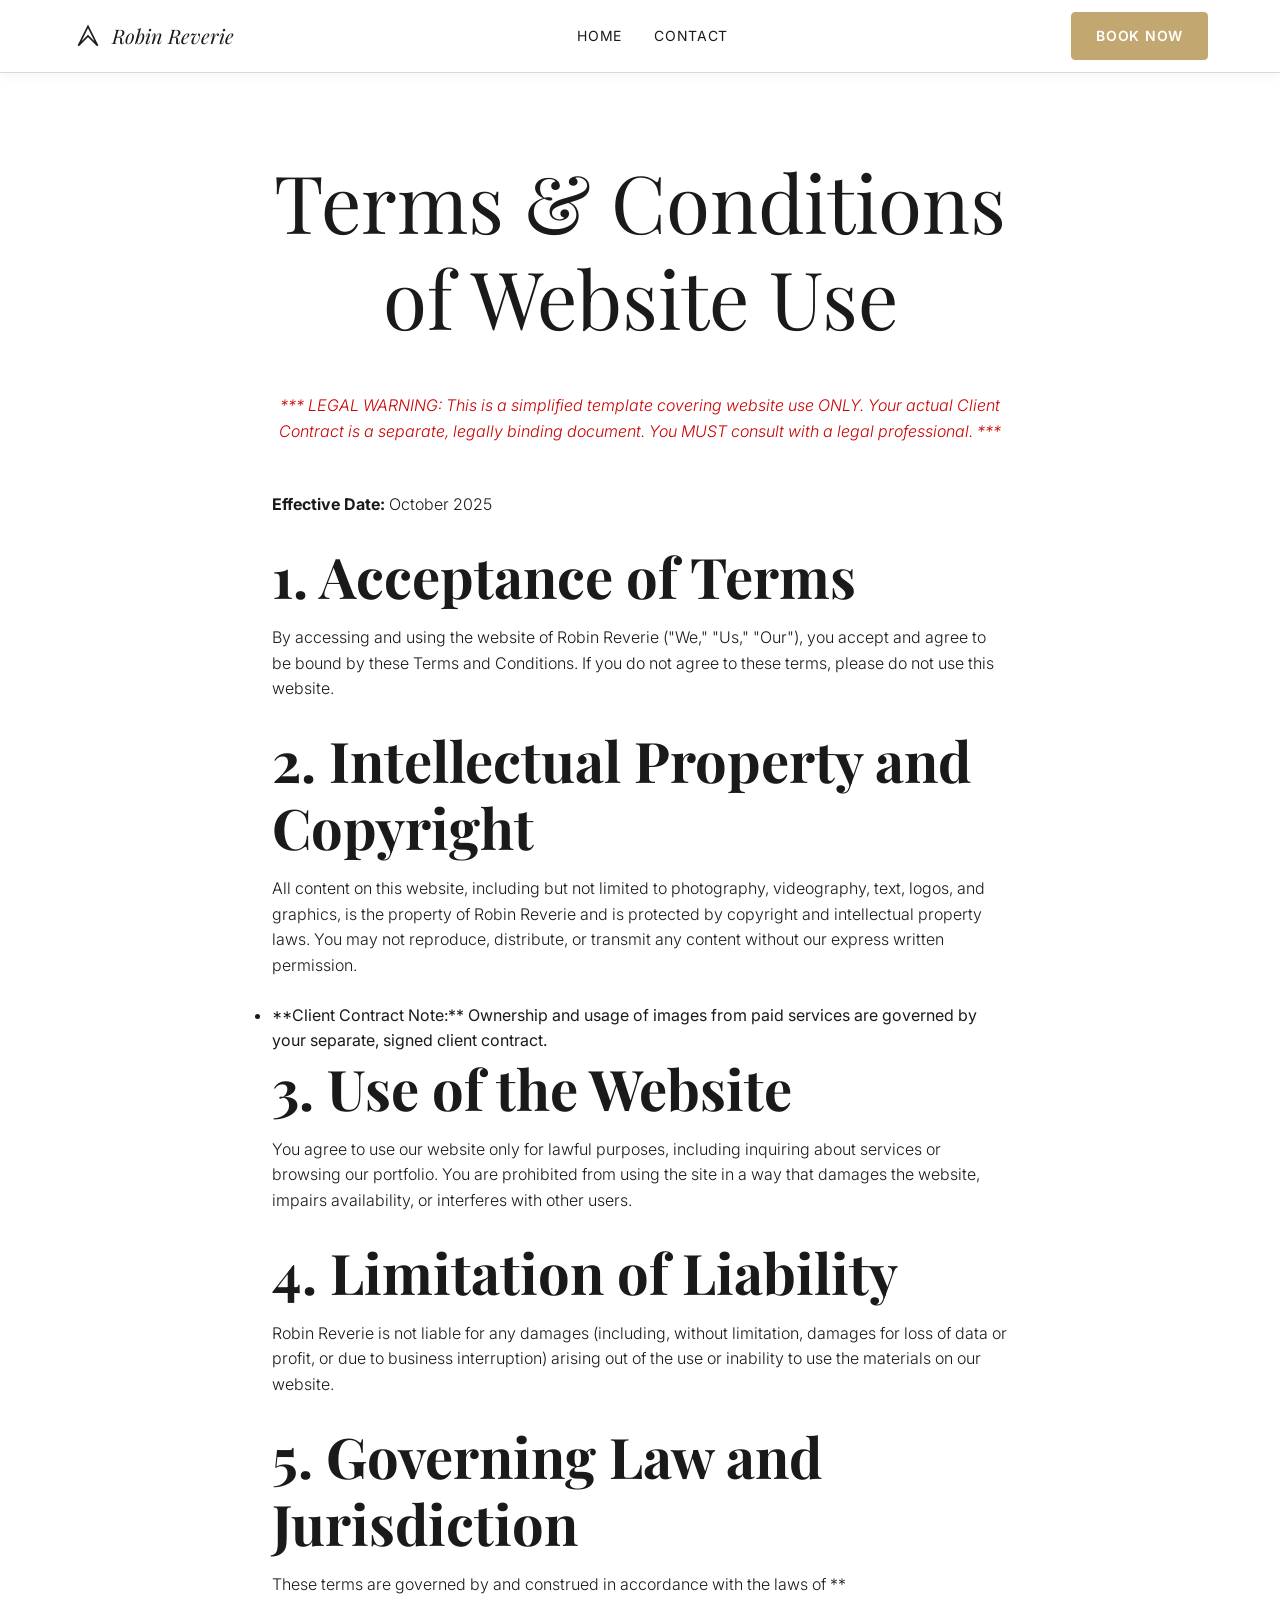
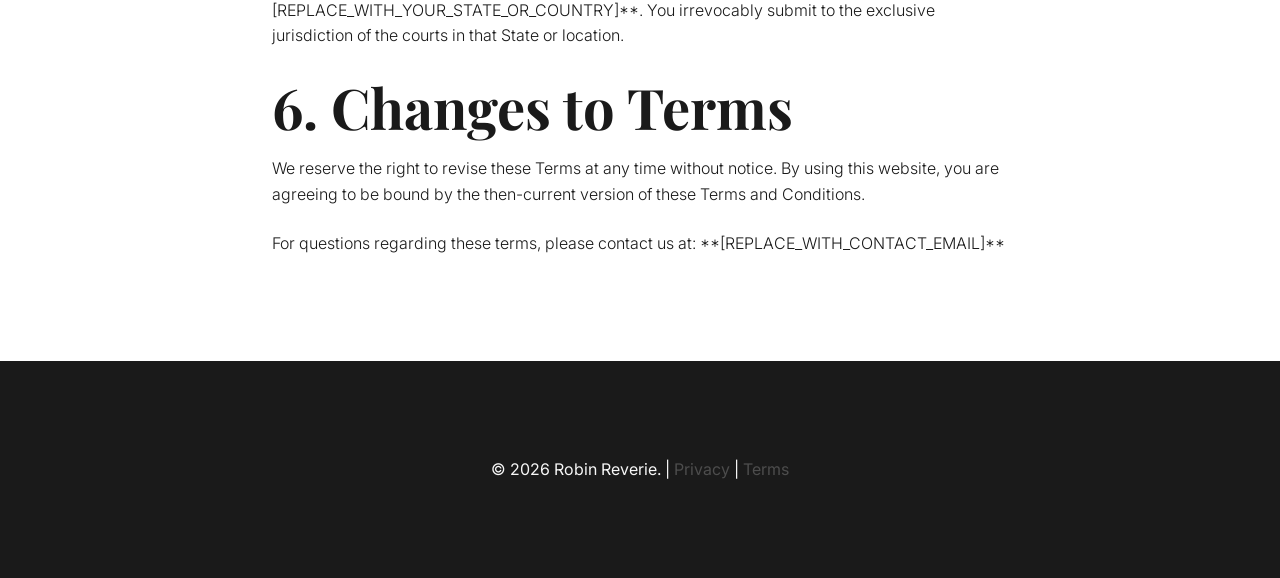
<file: terms.html>
<!doctype html>
<html lang="en">
<head>
    <meta charset="UTF-8">
    <meta name="viewport" content="width=device-width, initial-scale=1.0">
    <title>Terms & Conditions | Robin Reverie</title>

    <link rel="stylesheet" href="/css/styles.css">

    <link rel="preconnect" href="https://fonts.googleapis.com">
    <link href="https://fonts.googleapis.com/css2?family=Inter:wght@300;400;600&family=Playfair+Display:ital,wght@0,400;0,700;1,400&display=swap" rel="stylesheet">
</head>
<body>

    <header class="header">
        <div class="container header__content">
            <a href="index.html" class="header__logo" aria-label="Robin Reverie Home">
                <svg width="32" height="32" viewBox="0 0 100 100" fill="none" aria-hidden="true" xmlns="http://www.w3.org/2000/svg">
                    <path d="M20 80 L50 20 L80 80 L50 50 Z" stroke="currentColor" stroke-width="5"/>
                </svg>
                <span class="logo__text">Robin Reverie</span>
            </a>
            <nav class="nav" aria-label="Main Navigation" id="main-nav">
                <ul class="nav__list">
                    <li><a href="index.html" class="nav__link">Home</a></li>
                    <li><a href="contact.html" class="nav__link">Contact</a></li>
                </ul>
            </nav>
            <a href="contact.html" class="button button--primary header__cta">Book Now</a>
        </div>
    </header>

    <main id="main-content">
        <section class="section section--padded" aria-labelledby="terms-h1">
            <div class="container" style="max-width: 800px;">
                <h1 class="section-title" id="terms-h1">Terms & Conditions of Website Use</h1>
                <p class="text-center" style="font-style: italic; color: #cc0000; margin-bottom: var(--spacing-lg);">
                    *** LEGAL WARNING: This is a simplified template covering website use ONLY. Your actual Client Contract is a separate, legally binding document. You MUST consult with a legal professional. ***
                </p>
                <p><strong>Effective Date:</strong> October 2025</p>

                <h2>1. Acceptance of Terms</h2>
                <p>By accessing and using the website of Robin Reverie ("We," "Us," "Our"), you accept and agree to be bound by these Terms and Conditions. If you do not agree to these terms, please do not use this website.</p>

                <h2>2. Intellectual Property and Copyright</h2>
                <p>All content on this website, including but not limited to photography, videography, text, logos, and graphics, is the property of Robin Reverie and is protected by copyright and intellectual property laws. You may not reproduce, distribute, or transmit any content without our express written permission.</p>
                <ul>
                    <li>**Client Contract Note:** Ownership and usage of images from paid services are governed by your separate, signed client contract.</li>
                </ul>

                <h2>3. Use of the Website</h2>
                <p>You agree to use our website only for lawful purposes, including inquiring about services or browsing our portfolio. You are prohibited from using the site in a way that damages the website, impairs availability, or interferes with other users.</p>

                <h2>4. Limitation of Liability</h2>
                <p>Robin Reverie is not liable for any damages (including, without limitation, damages for loss of data or profit, or due to business interruption) arising out of the use or inability to use the materials on our website.</p>

                <h2>5. Governing Law and Jurisdiction</h2>
                <p>These terms are governed by and construed in accordance with the laws of **[REPLACE_WITH_YOUR_STATE_OR_COUNTRY]**. You irrevocably submit to the exclusive jurisdiction of the courts in that State or location.</p>

                <h2>6. Changes to Terms</h2>
                <p>We reserve the right to revise these Terms at any time without notice. By using this website, you are agreeing to be bound by the then-current version of these Terms and Conditions.</p>

                <p>For questions regarding these terms, please contact us at: **[REPLACE_WITH_CONTACT_EMAIL]**</p>
            </div>
        </section>
    </main>

    <footer class="footer">
        <div class="container" style="text-align: center; color: var(--color-bg-light); padding: 1rem;">
             &copy; <span id="current-year">2024</span> Robin Reverie. | <a href="privacy.html" style="color: var(--color-text-secondary);">Privacy</a> | <a href="terms.html" style="color: var(--color-text-secondary);">Terms</a>
        </div>
    </footer>
    
    <script src="/js/main.js" defer></script>
</body>
</html>
</file>
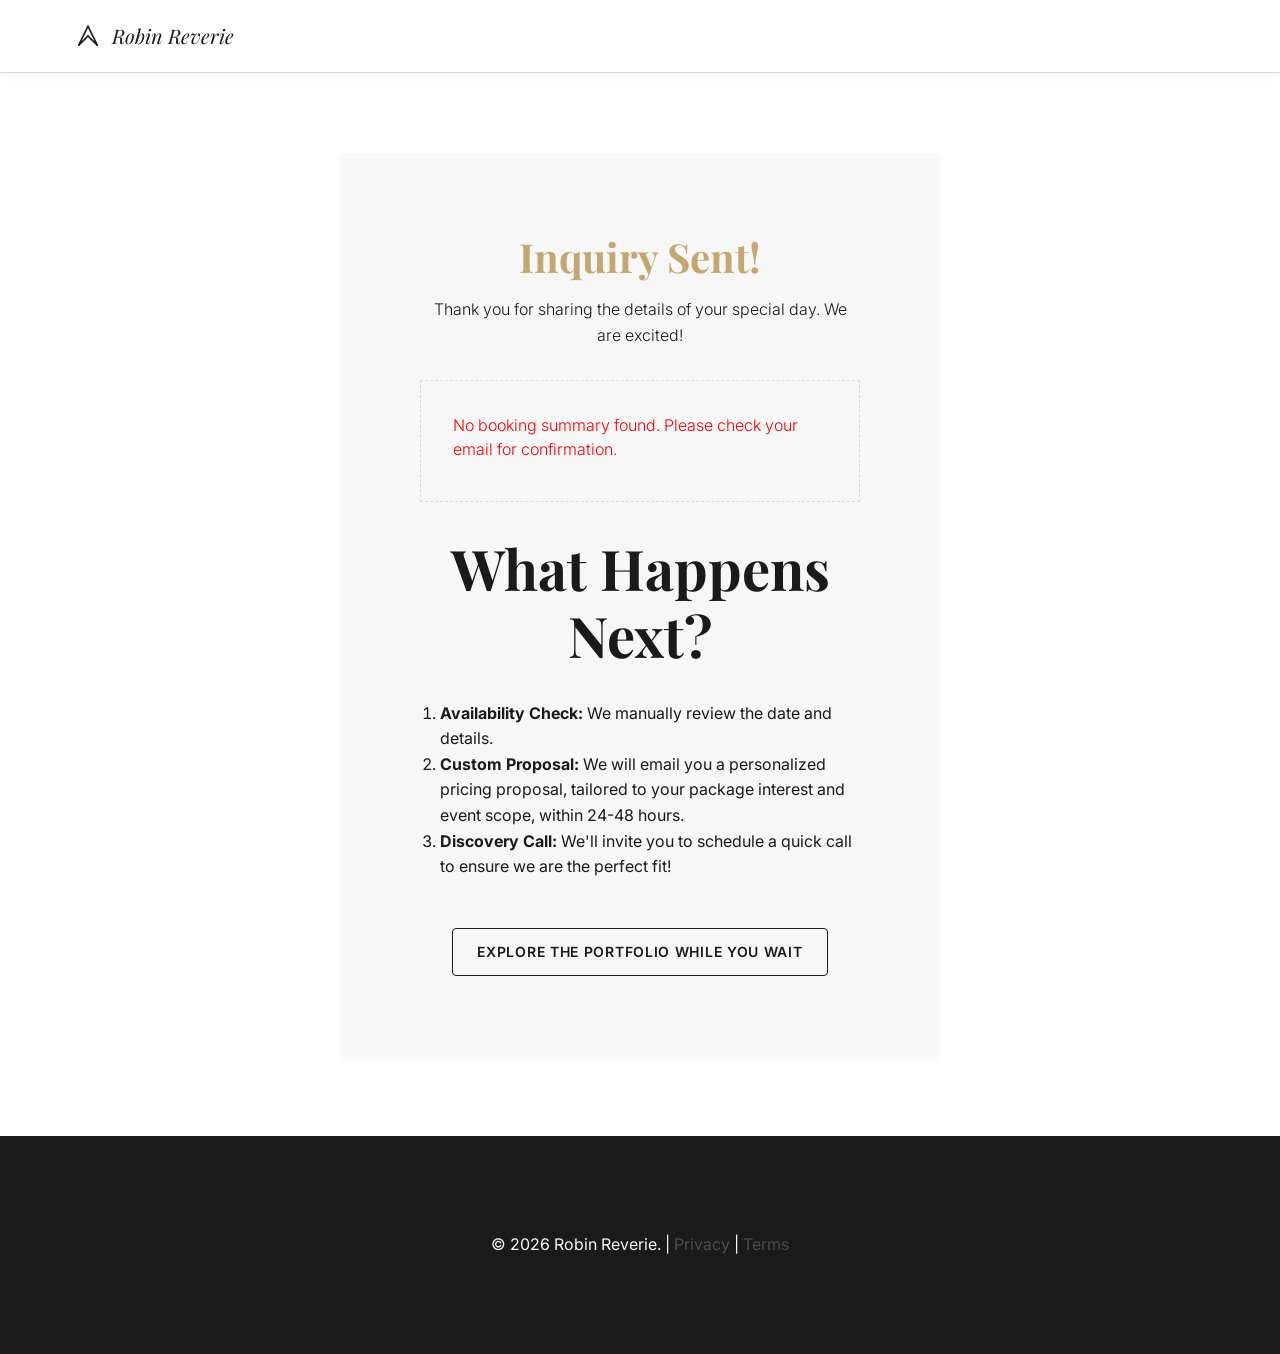
<file: thanks.html>
<!doctype html>
<html lang="en">
<head>
    <meta charset="UTF-8">
    <meta name="viewport" content="width=device-width, initial-scale=1.0">
    <title>Booking Confirmation | Thank You | Robin Reverie</title>

    <link rel="stylesheet" href="/css/styles.css">

    <link rel="preconnect" href="https://fonts.googleapis.com">
    <link href="https://fonts.googleapis.com/css2?family=Inter:wght@300;400;600&family=Playfair+Display:ital,wght@0,400;0,700;1,400&display=swap" rel="stylesheet">
    
    <style>
        /* Confirmation specific styles */
        .confirmation-box {
            background-color: var(--color-bg-light);
            border-radius: var(--border-radius);
            padding: var(--spacing-xl);
            box-shadow: var(--shadow-subtle);
            max-width: 600px;
            margin: 0 auto;
            text-align: center;
        }
        .confirmation-box h1 {
            color: var(--color-brand);
            font-size: 2.5rem;
            margin-bottom: var(--spacing-sm);
        }
        .confirmation-summary {
            text-align: left;
            margin: var(--spacing-md) 0;
            padding: var(--spacing-md);
            border: 1px dashed var(--color-border);
            background-color: var(--color-bg-base);
        }
        .confirmation-summary p {
            margin-bottom: 0.5rem;
            line-height: 1.5;
        }
        .summary-label {
            font-weight: 600;
            color: var(--color-text-secondary);
            display: inline-block;
            min-width: 120px;
        }
    </style>
</head>
<body>

    <header class="header">
        <div class="container header__content">
            <a href="index.html" class="header__logo" aria-label="Robin Reverie Home">
                <svg width="32" height="32" viewBox="0 0 100 100" fill="none" aria-hidden="true" xmlns="http://www.w3.org/2000/svg">
                    <path d="M20 80 L50 20 L80 80 L50 50 Z" stroke="currentColor" stroke-width="5"/>
                </svg>
                <span class="logo__text">Robin Reverie</span>
            </a>
        </div>
    </header>

    <main id="main-content">
        <section class="section section--padded" aria-labelledby="thanks-h1">
            <div class="container">
                <div class="confirmation-box">
                    <h1 id="thanks-h1">Inquiry Sent!</h1>
                    <p class="cta__subtext">Thank you for sharing the details of your special day. We are excited!</p>

                    <div id="booking-details" class="confirmation-summary">
                        <p>Loading booking summary...</p>
                    </div>

                    <h2>What Happens Next?</h2>
                    <ol style="text-align: left; margin-top: var(--spacing-md); padding-left: 20px;">
                        <li><strong>Availability Check:</strong> We manually review the date and details.</li>
                        <li><strong>Custom Proposal:</strong> We will email you a personalized pricing proposal, tailored to your package interest and event scope, within 24-48 hours.</li>
                        <li><strong>Discovery Call:</strong> We'll invite you to schedule a quick call to ensure we are the perfect fit!</li>
                    </ol>

                    <a href="portfolio.html" class="button button--secondary" style="margin-top: var(--spacing-lg);">Explore the Portfolio While You Wait</a>
                </div>
            </div>
        </section>
    </main>

    <footer class="footer">
        <div class="container" style="text-align: center; color: var(--color-bg-light); padding: 1rem;">
             &copy; <span id="current-year">2024</span> Robin Reverie. | <a href="privacy.html" style="color: var(--color-text-secondary);">Privacy</a> | <a href="terms.html" style="color: var(--color-text-secondary);">Terms</a>
        </div>
    </footer>
    
    <script src="/js/main.js" defer></script>
    <script>
        // Inline script to handle booking summary display
        document.addEventListener('DOMContentLoaded', () => {
            const summaryDiv = document.getElementById('booking-details');
            const storedSummary = sessionStorage.getItem('bookingSummary');
            
            if (storedSummary) {
                const data = JSON.parse(storedSummary);
                let html = '<h3>Your Submission Details:</h3>';
                
                // Capitalize and format keys for display
                const displayMap = {
                    name: "Name", email: "Email", phone: "Phone", 
                    event_date: "Event Date", venue: "Venue/Location", 
                    package_interest: "Package Interest", budget: "Budget", 
                    message: "Message"
                };

                for (const key in displayMap) {
                    if (data[key] && data[key].trim() !== '') {
                        const value = data[key] === "Custom" ? "Custom Quote" : data[key];
                        html += `<p><span class="summary-label">${displayMap[key]}:</span> ${value}</p>`;
                    }
                }
                
                summaryDiv.innerHTML = html;
                
                // Clear storage to prevent re-display on refresh
                sessionStorage.removeItem('bookingSummary');

            } else {
                summaryDiv.innerHTML = '<p style="color:red;">No booking summary found. Please check your email for confirmation.</p>';
            }
        });
    </script>
</body>
</html>
</file>
<file: css/styles.css>
/* FILE: /css/styles.css */

/* -------------------------------------------------------------------------- */
/* 1. CSS Variables (Tokens) & Reset */
/* -------------------------------------------------------------------------- */

:root {
    /* Colors (Fine-Art Minimal Palette) */
    --color-text-primary: hsl(0, 0%, 10%);
    /* Dark Charcoal */
    --color-text-secondary: hsl(0, 0%, 30%);
    /* Muted Gray */
    --color-text-on-accent: hsl(0, 0%, 100%);
    /* White */
    --color-brand: hsl(40, 40%, 60%);
    /* Soft, Muted Gold/Tan */
    --color-accent: hsl(40, 40%, 60%);
    /* Same as brand for consistency */
    --color-bg-body: hsl(0, 0%, 100%);
    /* Pure White */
    --color-bg-light: hsl(0, 0%, 97%);
    /* Off-White/Light Accent */
    --color-border: hsl(0, 0%, 85%);
    /* Light Border Gray */

    /* Typography */
    --font-family-primary: 'Inter', sans-serif;
    --font-family-secondary: 'Playfair Display', serif;
    --font-size-base: 1rem;
    --font-size-h1: clamp(2.5rem, 6vw + 1rem, 5rem);
    --font-size-h2: clamp(1.8rem, 4vw + 1rem, 3.5rem);
    --font-size-h3: 1.5rem;
    --font-size-small: 0.875rem;

    /* Spacing & Layout */
    --spacing-xs: 0.5rem;
    --spacing-sm: 1rem;
    --spacing-md: 2rem;
    --spacing-lg: 3rem;
    --spacing-xl: 5rem;
    --size-content-max-width: 1200px;
    --header-height: 4.5rem;
    --border-radius: 4px;

    /* Transitions & Shadows */
    --transition-speed: 0.3s ease;
    --shadow-subtle: 0 4px 10px rgba(0, 0, 0, 0.03);
}

/* Basic Reset */
*,
*::before,
*::after {
    box-sizing: border-box;
    margin: 0;
    padding: 0;
}

html {
    scroll-behavior: smooth;
    font-size: 100%;
    /* Default 16px */
}

body {
    font-family: var(--font-family-primary);
    line-height: 1.6;
    color: var(--color-text-primary);
    background-color: var(--color-bg-body);
    min-height: 100vh;
}

/* -------------------------------------------------------------------------- */
/* 2. Typography & Base Elements */
/* -------------------------------------------------------------------------- */

h1,
h2,
h3,
h4 {
    font-family: var(--font-family-secondary);
    line-height: 1.2;
    margin-bottom: var(--spacing-sm);
    color: var(--color-text-primary);
}

h1 {
    font-size: var(--font-size-h1);
}

h2 {
    font-size: var(--font-size-h2);
}

h3 {
    font-size: var(--font-size-h3);
}

p {
    margin-bottom: 1.5em;
    font-weight: 300;
}

a {
    color: var(--color-text-primary);
    text-decoration: none;
    transition: color var(--transition-speed);
}

a:hover,
a:focus {
    color: var(--color-brand);
    outline-offset: 2px;
}

/* Accessible Focus State */
:focus {
    outline: 2px solid var(--color-brand);
    outline-offset: 3px;
}

img {
    max-width: 100%;
    height: auto;
    display: block;
}

.container {
    max-width: var(--size-content-max-width);
    margin-left: auto;
    margin-right: auto;
    padding-left: var(--spacing-md);
    padding-right: var(--spacing-md);
}

.section {
    padding-top: var(--spacing-lg);
    padding-bottom: var(--spacing-lg);
}

.section--padded {
    padding-top: var(--spacing-xl);
    padding-bottom: var(--spacing-xl);
}

.section--muted {
    background-color: var(--color-bg-light);
}

.section-title {
    text-align: center;
    margin-bottom: var(--spacing-lg);
    font-weight: 400;
}

.section-title--large {
    font-size: var(--font-size-h1);
}

.text-center {
    text-align: center;
}

.mt-xl {
    margin-top: var(--spacing-xl);
}

/* -------------------------------------------------------------------------- */
/* 3. Buttons & Forms */
/* -------------------------------------------------------------------------- */

.button {
    display: inline-flex;
    align-items: center;
    justify-content: center;
    padding: 0.75rem 1.5rem;
    border: 1px solid transparent;
    border-radius: var(--border-radius);
    font-weight: 600;
    cursor: pointer;
    transition: all var(--transition-speed);
    text-transform: uppercase;
    letter-spacing: 0.05em;
    font-size: var(--font-size-small);
}

.button--primary {
    background-color: var(--color-brand);
    color: var(--color-text-on-accent);
    border-color: var(--color-brand);
}

.button--primary:hover,
.button--primary:focus {
    background-color: transparent;
    color: var(--color-brand);
    box-shadow: none;
}

.button--secondary {
    background-color: transparent;
    color: var(--color-text-primary);
    border-color: var(--color-text-primary);
}

.button--secondary:hover,
.button--secondary:focus {
    background-color: var(--color-text-primary);
    color: var(--color-text-on-accent);
}

.button--large {
    padding: 1rem 2rem;
    font-size: var(--font-size-base);
}

/* -------------------------------------------------------------------------- */
/* 4. Header & Navigation */
/* -------------------------------------------------------------------------- */

.header {
    position: sticky;
    top: 0;
    z-index: 100;
    background-color: var(--color-bg-body);
    box-shadow: var(--shadow-subtle);
    border-bottom: 1px solid var(--color-border);
}

.header__content {
    display: flex;
    justify-content: space-between;
    align-items: center;
    height: var(--header-height);
}

.header__logo {
    display: flex;
    align-items: center;
    font-family: var(--font-family-secondary);
    font-size: 1.25rem;
    font-style: italic;
    font-weight: 400;
    color: var(--color-text-primary);
}

.header__logo .logo__text {
    margin-left: 0.5rem;
}

.menu-toggle {
    background: none;
    border: none;
    cursor: pointer;
    padding: var(--spacing-xs);
    display: block;
    /* Default for mobile */
    color: var(--color-text-primary);
}

.menu-toggle svg {
    width: 24px;
    height: 24px;
}

.header__cta {
    display: none;
    /* Desktop only */
}

.nav {
    /* Desktop */
    display: none;
}

/* Mobile Navigation (Menu Toggle & Slide-in) */
@media (max-width: 1024px) {
    .nav {
        position: fixed;
        top: var(--header-height);
        left: 0;
        width: 100%;
        height: calc(100vh - var(--header-height));
        background-color: var(--color-bg-body);
        transform: translateX(-100%);
        transition: transform var(--transition-speed);
        display: block;
        padding: var(--spacing-lg);
        overflow-y: auto;
    }

    .nav.is-open {
        transform: translateX(0);
    }

    .nav__list {
        list-style: none;
        display: flex;
        flex-direction: column;
        gap: var(--spacing-md);
    }

    .nav__link {
        display: block;
        padding: var(--spacing-sm) 0;
        font-size: 1.5rem;
        font-family: var(--font-family-secondary);
        font-weight: 400;
        text-align: center;
        border-bottom: 1px solid var(--color-border);
    }
}

/* Desktop Navigation */
@media (min-width: 1025px) {
    .menu-toggle {
        display: none;
    }

    .nav {
        display: block;
    }

    .nav__list {
        list-style: none;
        display: flex;
        gap: var(--spacing-md);
    }

    .nav__link {
        font-size: var(--font-size-small);
        text-transform: uppercase;
        letter-spacing: 0.05em;
        position: relative;
        padding-bottom: 2px;
    }

    .nav__link::after {
        content: '';
        position: absolute;
        left: 0;
        bottom: 0;
        width: 0;
        height: 1px;
        background-color: var(--color-brand);
        transition: width var(--transition-speed);
    }

    .nav__link:hover::after,
    .nav__link--active::after {
        width: 100%;
    }

    .header__cta {
        display: inline-flex;
    }
}

/* -------------------------------------------------------------------------- */
/* 5. Hero Section */
/* -------------------------------------------------------------------------- */

.hero {
    position: relative;
    height: 100vh;
    display: flex;
    align-items: center;
    justify-content: center;
    overflow: hidden;
    text-align: center;
}

.hero__image-container {
    position: absolute;
    top: 0;
    left: 0;
    width: 100%;
    height: 100%;
    z-index: 1;
}

.hero__image {
    width: 100%;
    height: 100%;
    object-fit: cover;
    filter: brightness(0.9);
    /* Subtle softening/lightening */
}

.hero__content {
    position: relative;
    z-index: 2;
    padding: var(--spacing-md);
    max-width: 900px;
    color: var(--color-text-primary);
    text-shadow: 0 0 10px rgba(255, 255, 255, 0.4);
}

.hero__headline {
    font-family: var(--font-family-secondary);
    font-weight: 400;
    font-size: var(--font-size-h1);
    margin-bottom: var(--spacing-sm);
}

.hero__subhead {
    font-size: 1.25rem;
    margin-bottom: var(--spacing-lg);
    font-weight: 300;
}

.hero__actions {
    display: flex;
    gap: var(--spacing-sm);
    justify-content: center;
    flex-wrap: wrap;
}

.hero__cta--primary:hover,
.hero__cta--primary:focus {
    background-color: var(--color-bg-body);
    /* White background on hover */
    color: var(--color-brand);
    /* Brand color text */
    border-color: var(--color-brand);
}

/* -------------------------------------------------------------------------- */
/* 6. Featured Galleries */
/* -------------------------------------------------------------------------- */

.gallery-grid {
    display: grid;
    grid-template-columns: 1fr;
    gap: var(--spacing-md);
}

@media (min-width: 768px) {
    .gallery-grid {
        grid-template-columns: repeat(3, 1fr);
    }
}

.gallery-card {
    position: relative;
    overflow: hidden;
    border-radius: var(--border-radius);
    box-shadow: var(--shadow-subtle);
    aspect-ratio: 2 / 3;
    /* Editorial portrait aspect */
}

.gallery-card__link {
    display: block;
    height: 100%;
}

.gallery-card img {
    width: 100%;
    height: 100%;
    object-fit: cover;
    transition: transform 0.5s ease;
}

.gallery-card:hover img {
    transform: scale(1.05);
}

.gallery-card__caption {
    position: absolute;
    bottom: 0;
    left: 0;
    width: 100%;
    padding: var(--spacing-sm);
    background-color: rgba(255, 255, 255, 0.9);
    transform: translateY(100%);
    transition: transform 0.3s ease;
    text-align: center;
}

.gallery-card:hover .gallery-card__caption,
.gallery-card:focus-within .gallery-card__caption {
    transform: translateY(0);
}

.gallery-card__caption h3 {
    font-family: var(--font-family-secondary);
    font-size: 1.2rem;
    margin-bottom: 0.25rem;
    font-weight: 400;
}

.gallery-card__caption p {
    font-size: var(--font-size-small);
    color: var(--color-text-secondary);
    margin-bottom: 0;
}

/* -------------------------------------------------------------------------- */
/* 7. Testimonials Carousel */
/* -------------------------------------------------------------------------- */

.carousel {
    overflow: hidden;
    position: relative;
    max-width: 800px;
    margin: 0 auto;
}

.carousel__track {
    display: flex;
    transition: transform 0.5s ease-in-out;
    will-change: transform;
}

.carousel__slide {
    width: 100%;
    /* Change min-width to width to prevent overflow */
    flex-shrink: 0;
    padding: var(--spacing-md);
    box-sizing: border-box;
    /* Ensure padding is included in 100% width */
}

.testimonial {
    text-align: center;
}

.testimonial__quote {
    font-family: var(--font-family-secondary);
    font-style: italic;
    font-size: 1.6rem;
    margin-bottom: var(--spacing-md);
    padding: 0 var(--spacing-md);
}

.testimonial__cite {
    display: block;
    font-size: var(--font-size-base);
    color: var(--color-brand);
    text-transform: uppercase;
    letter-spacing: 0.1em;
    font-style: normal;
}

.carousel__controls {
    display: flex;
    justify-content: center;
    align-items: center;
    gap: var(--spacing-md);
    margin-top: var(--spacing-md);
}

.carousel__button {
    background: none;
    border: 1px solid var(--color-border);
    border-radius: 50%;
    width: 40px;
    height: 40px;
    display: flex;
    align-items: center;
    justify-content: center;
    cursor: pointer;
    color: var(--color-text-secondary);
    transition: all var(--transition-speed);
}

.carousel__button:hover,
.carousel__button:focus {
    background-color: var(--color-brand);
    color: var(--color-text-on-accent);
    border-color: var(--color-brand);
}

.carousel__dots {
    display: flex;
    gap: var(--spacing-sm);
}

.carousel__dot {
    background: none;
    border: 1px solid var(--color-brand);
    border-radius: 50%;
    width: 12px;
    height: 12px;
    cursor: pointer;
    padding: 0;
    transition: background-color var(--transition-speed);
}

.carousel__dot[aria-selected="true"] {
    background-color: var(--color-brand);
}

/* -------------------------------------------------------------------------- */
/* 8. Footer & Sticky CTA */
/* -------------------------------------------------------------------------- */

.footer {
    background-color: var(--color-text-primary);
    color: var(--color-bg-light);
    padding: var(--spacing-xl) var(--spacing-md);
}

.footer__grid {
    display: grid;
    grid-template-columns: 1fr;
    gap: var(--spacing-lg);
}

@media (min-width: 768px) {
    .footer__grid {
        grid-template-columns: repeat(4, 1fr);
        gap: var(--spacing-md);
    }
}

.footer__brand .logo__text {
    color: var(--color-bg-light);
}

.footer__text {
    font-size: var(--font-size-small);
    color: var(--color-text-secondary);
    margin-top: var(--spacing-sm);
}

.footer__nav h3,
.footer__contact h3,
.footer__newsletter h3 {
    font-size: var(--font-size-base);
    text-transform: uppercase;
    letter-spacing: 0.1em;
    margin-bottom: var(--spacing-sm);
    color: var(--color-brand);
}

.footer__nav ul {
    list-style: none;
}

.footer__nav a,
.footer__contact p {
    color: var(--color-bg-light);
    font-size: var(--font-size-small);
    margin-bottom: 0.5rem;
    display: block;
}

.social-links {
    display: flex;
    gap: var(--spacing-sm);
    margin-top: var(--spacing-sm);
}

.social-links a {
    color: var(--color-bg-light);
    transition: color var(--transition-speed);
}

.social-links a:hover {
    color: var(--color-brand);
}

.social-links svg {
    width: 18px;
    height: 18px;
}

.newsletter-form {
    display: flex;
    flex-direction: column;
    /* Stack elements vertically by default (mobile) */
    gap: var(--spacing-sm);
    /* Increased gap for stacking */
    margin-top: var(--spacing-sm);
}

.newsletter-form button {
    width: 100%;
    /* Make button take full width on mobile */
}

/* Section 8. Footer & Sticky CTA */
.newsletter-form {
    display: flex;
    flex-direction: column;
    gap: var(--spacing-sm);
    margin-top: var(--spacing-sm);
}

.newsletter-form input {
    padding: 0.5rem;
    border: 1px solid var(--color-border);
    background-color: transparent;
    color: var(--color-text-on-accent);
    flex-grow: 1;
    /* Default is 100% for mobile stacking */
    width: 100%;
}

.newsletter-form button {
    width: 100%;
    /* Default 100% for mobile stacking */
}

/* --- Media Query for Desktop/Tablet (768px+) --- */
@media (min-width: 768px) {
    .newsletter-form {
        flex-direction: row;
        /* Go back to inline layout on larger screens */
        gap: var(--spacing-xs);
    }

    .newsletter-form input {
        /* Restrict max width for desktop design consistency */
        max-width: 200px;
        /* Reset width to allow flex-grow to work properly */
        width: auto;
    }

    .newsletter-form button {
        flex-shrink: 0;
        width: auto;
        /* Allow button to size naturally */
    }
}

/* Ensure the Subscribe button is visible against the dark footer */
.newsletter-form .button--secondary {
    background-color: var(--color-brand);
    color: var(--color-text-primary);
    /* Dark text on brand background for contrast */
    border-color: var(--color-brand);
}

.newsletter-form .button--secondary:hover,
.newsletter-form .button--secondary:focus {
    background-color: var(--color-bg-light);
    color: var(--color-text-primary);
    border-color: var(--color-bg-light);
}

.newsletter-form input::placeholder {
    color: var(--color-text-secondary);
}

.footer__legal {
    margin-top: var(--spacing-md);
    font-size: var(--font-size-small);
    color: var(--color-text-secondary);
}

.footer__legal a {
    color: var(--color-text-secondary);
    text-decoration: underline;
}

.footer__legal a:hover {
    color: var(--color-brand);
}

/* Sticky Mobile CTA */
.sticky-mobile-cta {
    position: fixed;
    bottom: var(--spacing-md);
    right: var(--spacing-md);
    z-index: 50;
    display: none;
    /* Default to hide on desktop */
    padding: 0.75rem 1.25rem;
    border-radius: 50px;
    background-color: var(--color-brand);
    color: var(--color-text-on-accent);
    box-shadow: 0 4px 12px rgba(0, 0, 0, 0.2);
    text-transform: uppercase;
    font-weight: 600;
}

@media (max-width: 1024px) {
    .sticky-mobile-cta {
        display: block;
    }
}
</file>
<file: css/contact.css>
/* FILE: /css/contact.css */

/* -------------------------------------------------------------------------- */
/* 1. Contact Form Structure */
/* -------------------------------------------------------------------------- */

.contact-container {
    max-width: 900px;
    margin: 0 auto;
    padding: var(--spacing-xl) 0;
}

.contact-form {
    display: grid;
    grid-template-columns: 1fr;
    gap: var(--spacing-md) var(--spacing-lg);
}

@media (min-width: 600px) {
    .contact-form {
        grid-template-columns: repeat(2, 1fr);
    }
}

/* Force specific elements to span full width */
.form-group--full-width {
    grid-column: 1 / -1;
}

.form-group {
    margin-bottom: 0;
    position: relative;
}

.form-group label {
    display: block;
    margin-bottom: 0.5rem;
    font-weight: 600;
    color: var(--color-text-primary);
}

.form-group input:not([type="file"]), 
.form-group select, 
.form-group textarea {
    width: 100%;
    padding: 12px;
    border: 1px solid var(--color-border);
    border-radius: var(--border-radius);
    font-size: var(--font-size-base);
    transition: border-color 0.2s, box-shadow 0.2s;
    box-sizing: border-box;
}

.form-group input:focus,
.form-group select:focus,
.form-group textarea:focus {
    border-color: var(--color-brand);
    outline: none;
    box-shadow: 0 0 0 2px var(--color-brand-light);
}

.form-group textarea {
    resize: vertical;
    min-height: 120px;
}

/* -------------------------------------------------------------------------- */
/* 2. Validation and Feedback */
/* -------------------------------------------------------------------------- */

.form-group input.invalid,
.form-group select.invalid,
.form-group textarea.invalid {
    border-color: #e3342f; /* Red for error */
}

.error-message {
    color: #e3342f;
    font-size: var(--font-size-small);
    margin-top: 5px;
    display: none;
}

/* Visibility classes for JS */
.error-message.show {
    display: block;
}

/* -------------------------------------------------------------------------- */
/* 3. Date & Availability Check */
/* -------------------------------------------------------------------------- */

#date-feedback {
    margin-top: 5px;
    font-size: var(--font-size-small);
    font-weight: 600;
}

.date-available {
    color: green;
}

.date-unavailable {
    color: #e3342f; /* Red */
}

/* -------------------------------------------------------------------------- */
/* 4. File Upload (Basic styling) */
/* -------------------------------------------------------------------------- */

.file-upload-info {
    font-size: var(--font-size-small);
    color: var(--color-text-secondary);
    margin-top: 5px;
}

/* -------------------------------------------------------------------------- */
/* 5. Submit Section & Loading */
/* -------------------------------------------------------------------------- */

.submit-section {
    grid-column: 1 / -1;
    display: flex;
    flex-direction: column;
    align-items: center;
    gap: var(--spacing-sm);
    padding-top: var(--spacing-md);
}

#form-status {
    font-weight: 600;
    color: var(--color-text-primary);
    min-height: 20px; /* Prevent layout shift */
}

.button-loading .button-text {
    visibility: hidden;
}

.button-loading .spinner {
    display: block;
    position: absolute;
    top: 50%;
    left: 50%;
    transform: translate(-50%, -50%);
}

.spinner {
    display: none;
    border: 4px solid rgba(255, 255, 255, 0.3);
    border-top: 4px solid white;
    border-radius: 50%;
    width: 16px;
    height: 16px;
    animation: spin 1s linear infinite;
}

@keyframes spin {
    0% { transform: rotate(0deg); }
    100% { transform: rotate(360deg); }
}
</file>
<file: css/faq.css>
/* FILE: /css/faq.css */

/* -------------------------------------------------------------------------- */
/* 1. FAQ Accordion Structure */
/* -------------------------------------------------------------------------- */

.faq-container {
    max-width: 800px;
    margin: var(--spacing-xl) auto;
}

.faq-item {
    border: 1px solid var(--color-border);
    border-radius: var(--border-radius);
    margin-bottom: var(--spacing-md);
    overflow: hidden;
}

.faq-button {
    display: flex;
    width: 100%;
    padding: var(--spacing-md);
    text-align: left;
    background-color: var(--color-bg-base);
    border: none;
    cursor: pointer;
    font-size: 1.2rem;
    font-weight: 600;
    justify-content: space-between;
    align-items: center;
    transition: background-color 0.2s;
}

.faq-button:hover,
.faq-button:focus {
    background-color: var(--color-bg-light);
    outline: none; /* Focus outline provided by default browser focus ring */
}

.faq-button[aria-expanded="true"] {
    border-bottom: 1px solid var(--color-border);
    color: var(--color-brand);
}

.faq-icon {
    width: 24px;
    height: 24px;
    transition: transform 0.2s ease;
    color: var(--color-text-secondary);
}

.faq-button[aria-expanded="true"] .faq-icon {
    transform: rotate(45deg); /* Plus to X/Close */
    color: var(--color-brand);
}

.faq-content {
    padding: 0 var(--spacing-md);
    max-height: 0;
    overflow: hidden;
    transition: max-height 0.3s ease-out, padding 0.3s ease-out;
    background-color: var(--color-bg-light);
}

.faq-content.is-open {
    max-height: 500px; /* Adjust based on expected max content height */
    padding: var(--spacing-md);
}

.faq-content p {
    line-height: 1.6;
    color: var(--color-text-primary);
    margin-bottom: var(--spacing-sm);
}
</file>
<file: css/portfolio.css>
/* FILE: /css/portfolio.css */

/* -------------------------------------------------------------------------- */
/* 1. Portfolio Filters */
/* -------------------------------------------------------------------------- */

.filters {
    padding: var(--spacing-lg) 0;
    border-bottom: 1px solid var(--color-border);
    margin-bottom: var(--spacing-lg);
    display: flex;
    justify-content: center;
    flex-wrap: wrap;
    gap: var(--spacing-sm);
}

.filter-button {
    background: transparent;
    border: 1px solid var(--color-border);
    color: var(--color-text-secondary);
    padding: 0.5rem 1rem;
    cursor: pointer;
    font-size: var(--font-size-small);
    text-transform: uppercase;
    letter-spacing: 0.05em;
    transition: all var(--transition-speed);
    border-radius: 50px;
}

.filter-button:hover,
.filter-button:focus {
    color: var(--color-brand);
    border-color: var(--color-brand);
}

.filter-button.active {
    background-color: var(--color-text-primary);
    color: var(--color-text-on-accent);
    border-color: var(--color-text-primary);
}

/* -------------------------------------------------------------------------- */
/* 2. Gallery Grid (Masonry-like with CSS Grid) */
/* -------------------------------------------------------------------------- */

/* Replace the grid-based masonry with flexbox columns for better control over alignment and no gaps */
.gallery-grid-portfolio {
    display: flex;
    flex-wrap: nowrap;
    gap: var(--spacing-md);
    padding: var(--spacing-md) 0;
    overflow-x: auto;
    /* For mobile scrolling if needed, but columns stack */
}

@media (min-width: 768px) {
    .gallery-grid-portfolio {
        flex-wrap: nowrap;
        overflow-x: visible;
    }
}

/* Column containers for masonry layout */
.column {
    flex: 1;
    display: flex;
    flex-direction: column;
    gap: var(--spacing-md);
    min-width: 0;
    /* Allow flex shrink */
}

.gallery-item {
    background-color: var(--color-bg-light);
    border-radius: var(--border-radius);
    overflow: hidden;
    position: relative;
    box-shadow: var(--shadow-subtle);
    transition: transform 0.5s ease, opacity 0.5s ease;
    flex-shrink: 0;
    /* Maintain fixed height */

    /* Uniform 4:6 (2:3) aspect ratio for all cards - height doubled from 4:3 */
    aspect-ratio: 2 / 3;

    /* Initial state for fade & translate animation */
    opacity: 0;
    transform: translateY(20px);
}

.gallery-item.visible {
    opacity: 1;
    transform: translateY(0);
}

/* Remove all nth-child grid-row-end spans - heights now set via JS for balance */
.gallery-card-link {
    display: block;
    width: 100%;
    height: 100%;
    position: relative;
}

.gallery-card-link img {
    width: 100%;
    height: 100%;
    object-fit: cover;
    transition: transform 0.4s ease;
}

/* On mobile (1 column), full width */
@media (max-width: 767px) {
    .column {
        width: 100%;
    }

    .gallery-grid-portfolio {
        flex-direction: column;
    }
}

.gallery-card-link {
    display: block;
    width: 100%;
    height: 100%;
    position: relative;
}

.gallery-card-link img {
    width: 100%;
    height: 100%;
    object-fit: cover;
    transition: transform 0.4s ease;
}

.gallery-card-link:hover img,
.gallery-card-link:focus img {
    transform: scale(1.03);
}

.gallery-caption {
    position: absolute;
    bottom: 0;
    left: 0;
    width: 100%;
    padding: var(--spacing-sm);
    background: linear-gradient(to top, rgba(0, 0, 0, 0.8), rgba(0, 0, 0, 0));
    color: var(--color-text-on-accent);
    opacity: 0;
    transition: opacity 0.3s ease;
}

.gallery-card-link:hover .gallery-caption,
.gallery-card-link:focus .gallery-caption {
    opacity: 1;
}

.gallery-caption h3 {
    font-family: var(--font-family-secondary);
    font-size: 1.2rem;
    margin-bottom: 0.25rem;
    color: var(--color-text-on-accent);
}

.gallery-caption p {
    font-size: var(--font-size-small);
    margin-bottom: 0;
    color: var(--color-border);
}

/* -------------------------------------------------------------------------- */
/* 3. Lightbox Modal */
/* -------------------------------------------------------------------------- */

.lightbox {
    position: fixed;
    top: 0;
    left: 0;
    width: 100%;
    height: 100%;
    background-color: rgba(0, 0, 0, 0.95);
    z-index: 200;
    display: none;
    /* Hidden by default */
    align-items: center;
    justify-content: center;
    opacity: 0;
    transition: opacity 0.3s ease;
}

.lightbox.is-open {
    display: flex;
    opacity: 1;
}

.lightbox__content {
    position: relative;
    max-width: 90%;
    max-height: 90%;
    padding: 0;
    /* Remove paddings; position buttons with negative offsets instead */
}

.lightbox__img {
    display: block;
    max-width: 100%;
    max-height: 80vh;
    /* Leave space for controls/caption */
    object-fit: contain;
}

.lightbox__button {
    position: absolute;
    top: 50%;
    transform: translateY(-50%);
    background: rgba(255, 255, 255, 0.1);
    border: none;
    color: var(--color-text-on-accent);
    padding: 0;
    /* Remove padding for precise sizing */
    cursor: pointer;
    z-index: 210;
    transition: background-color 0.2s;
    height: 40px;
    /* Smaller standard size for all (desktop/mobile unified) */
    width: 40px;
    /* Smaller standard size for all (desktop/mobile unified) */
    border-radius: 50%;
    display: flex;
    align-items: center;
    justify-content: center;
}

.lightbox__button:hover,
.lightbox__button:focus {
    background: rgba(255, 255, 255, 0.2);
}

.lightbox__button--prev {
    left: -60px;
    /* Further left, outside image with buffer */
}

.lightbox__button--next {
    right: -60px; /* Further right, outside image with buffer */
}

.lightbox__button--close {
    position: absolute;
    top: calc(50% - 60px); /* Offset above the next button to avoid overlap */
    transform: translateY(-50%); /* Maintain vertical centering within its offset position */
    right: -60px; /* Same horizontal position as next button */
    height: 40px; /* Match other buttons */
    width: 40px; /* Match other buttons */
    background: rgba(255, 255, 255, 0.1);
    border-radius: 50%;
    display: flex;
    align-items: center;
    justify-content: center;
}

/* Mobile adjustments: Stack buttons at bottom, smaller offsets */
@media (max-width: 768px) {
    .lightbox__button--prev {
        left: 50%;
        transform: translateX(-100%) translateY(50%); /* Center-left at bottom */
        top: auto;
        bottom: 20px;
    }
    
    .lightbox__button--next {
        left: 50%;
        transform: translateX(0) translateY(50%); /* Center-right at bottom */
        top: auto;
        bottom: 20px;
        right: auto;
    }
    
    .lightbox__button--close {
        top: calc(50% - 60px); /* Offset above on mobile too */
        transform: translateY(-50%);
        right: 20px; /* Closer to edge on mobile */
        left: auto;
        height: 40px;
        width: 40px;
    }
}

/* -------------------------------------------------------------------------- */
/* 4. Accessibility & Fallbacks */
/* -------------------------------------------------------------------------- */

.sr-only {
    position: absolute;
    width: 1px;
    height: 1px;
    padding: 0;
    margin: -1px;
    overflow: hidden;
    clip: rect(0, 0, 0, 0);
    white-space: nowrap;
    border-width: 0;
}
</file>
<file: css/proofing.css>
/* FILE: /css/proofing.css */

/* -------------------------------------------------------------------------- */
/* 1. Password Form */
/* -------------------------------------------------------------------------- */

.password-form-container {
    display: flex;
    flex-direction: column;
    align-items: center;
    justify-content: center;
    min-height: 50vh;
    text-align: center;
    padding: var(--spacing-xl);
}

.password-form {
    background-color: var(--color-bg-light);
    padding: var(--spacing-xl);
    border-radius: var(--border-radius);
    box-shadow: var(--shadow-subtle);
    max-width: 400px;
    width: 100%;
}

.password-form h1 {
    font-size: var(--font-size-h2);
    margin-bottom: var(--spacing-md);
}

.form-group {
    margin-bottom: var(--spacing-md);
}

.form-group label {
    display: block;
    text-align: left;
    margin-bottom: 0.5rem;
    font-weight: 600;
}

.form-group input[type="password"] {
    width: 100%;
    padding: 10px;
    border: 1px solid var(--color-border);
    border-radius: var(--border-radius);
    font-size: var(--font-size-base);
    box-sizing: border-box;
}

.password-error {
    color: var(--color-brand);
    margin-top: var(--spacing-sm);
    font-weight: 600;
}

/* -------------------------------------------------------------------------- */
/* 2. Proofing Gallery Layout & Tools */
/* -------------------------------------------------------------------------- */

#proofing-gallery-view {
    display: none; /* Hidden by default until login */
    padding: var(--spacing-xl) 0;
}

.proofing-header {
    display: flex;
    flex-wrap: wrap;
    justify-content: space-between;
    align-items: center;
    padding: var(--spacing-md) 0;
    margin-bottom: var(--spacing-md);
    border-bottom: 1px solid var(--color-border);
}

.proofing-tools {
    display: flex;
    gap: var(--spacing-md);
    align-items: center;
    margin-top: var(--spacing-sm); /* For mobile wrap */
}

.favorites-count {
    font-weight: 600;
    color: var(--color-brand);
    font-size: 1.1rem;
}

/* -------------------------------------------------------------------------- */
/* 3. Proofing Grid and Cards */
/* -------------------------------------------------------------------------- */

.proofing-grid {
    display: grid;
    grid-template-columns: repeat(auto-fit, minmax(250px, 1fr));
    gap: var(--spacing-md);
}

.proofing-card {
    position: relative;
    overflow: hidden;
    border-radius: var(--border-radius);
    box-shadow: var(--shadow-subtle);
}

.proofing-card img {
    width: 100%;
    aspect-ratio: 4 / 5; /* Consistent size for proofing */
    object-fit: cover;
    display: block;
}

.proofing-card__overlay {
    position: absolute;
    top: 0;
    left: 0;
    width: 100%;
    height: 100%;
    background: linear-gradient(to top, rgba(0,0,0,0.5), rgba(0,0,0,0));
    display: flex;
    flex-direction: column;
    justify-content: flex-end;
    align-items: flex-end;
    padding: var(--spacing-sm);
    opacity: 0;
    transition: opacity 0.3s;
}

.proofing-card:hover .proofing-card__overlay {
    opacity: 1;
}

.proofing-card__buttons {
    display: flex;
    gap: var(--spacing-sm);
    width: 100%;
    justify-content: space-between;
    align-items: center;
}

.favorite-button,
.compare-button {
    background: rgba(255, 255, 255, 0.2);
    border: none;
    border-radius: 50%;
    width: 40px;
    height: 40px;
    color: var(--color-text-on-accent);
    cursor: pointer;
    transition: background 0.3s, color 0.3s;
    display: flex;
    align-items: center;
    justify-content: center;
}

.favorite-button:hover,
.compare-button:hover {
    background: var(--color-brand);
    color: white;
}

.favorite-button.is-favorited {
    background: var(--color-brand);
    color: red; /* Contrast for heart fill */
}

.favorite-button.is-favorited svg {
    fill: currentColor;
    stroke: currentColor;
}
</file>
<file: css/services.css>
/* FILE: /css/services.css */

/* -------------------------------------------------------------------------- */
/* 1. Pricing Tables (Packages) */
/* -------------------------------------------------------------------------- */

.pricing-grid {
    display: grid;
    grid-template-columns: 1fr;
    gap: var(--spacing-lg);
    margin-top: var(--spacing-xl);
}

@media (min-width: 992px) {
    .pricing-grid {
        grid-template-columns: repeat(3, 1fr);
    }
}

.package-card {
    background-color: var(--color-bg-light);
    border-radius: var(--border-radius);
    padding: var(--spacing-xl) var(--spacing-lg);
    box-shadow: var(--shadow-subtle);
    display: flex;
    flex-direction: column;
    text-align: center;
    transition: transform 0.3s ease, box-shadow 0.3s ease;
}

.package-card--highlight {
    background-color: var(--color-text-primary);
    color: var(--color-text-on-accent);
    transform: scale(1.03);
    box-shadow: 0 10px 30px rgba(0, 0, 0, 0.2);
}

.package-card--highlight .package-card__price,
.package-card--highlight .package-card__subtext,
.package-card--highlight .package-card__feature-list {
    color: var(--color-text-on-accent);
}

.package-card--highlight .button--primary {
    background-color: var(--color-brand);
    color: var(--color-text-on-accent);
    border-color: var(--color-brand);
}
.package-card--highlight .button--primary:hover {
    background-color: var(--color-text-on-accent);
    color: var(--color-brand);
}


.package-card h3 {
    font-size: var(--font-size-h3);
    margin-bottom: var(--spacing-sm);
    font-weight: 700;
}

.package-card__subtext {
    font-size: var(--font-size-small);
    text-transform: uppercase;
    letter-spacing: 0.1em;
    color: var(--color-brand);
    margin-bottom: var(--spacing-md);
}

.package-card__price {
    font-family: var(--font-family-secondary);
    font-size: 3rem;
    font-weight: 400;
    margin-bottom: var(--spacing-md);
    color: var(--color-text-primary);
    min-height: 4rem; /* Maintain layout when price is hidden */
}

.price-toggle-button {
    font-size: var(--font-size-base);
    text-decoration: underline;
    cursor: pointer;
    background: none;
    border: none;
    color: var(--color-brand);
    margin-top: -10px;
    margin-bottom: var(--spacing-md);
}

.package-card__feature-list {
    list-style: none;
    padding: 0;
    margin-bottom: var(--spacing-xl);
    flex-grow: 1;
}

.package-card__feature-list li {
    padding: 0.5rem 0;
    border-bottom: 1px solid var(--color-border);
    color: var(--color-text-secondary);
}

.package-card__cta {
    margin-top: auto; /* Push CTA to the bottom */
}


/* -------------------------------------------------------------------------- */
/* 2. Accordion for Details */
/* -------------------------------------------------------------------------- */

.accordion-section {
    max-width: 900px;
    margin: var(--spacing-xl) auto;
}

.accordion-item {
    border: 1px solid var(--color-border);
    border-radius: var(--border-radius);
    margin-bottom: var(--spacing-sm);
    overflow: hidden;
}

.accordion-button {
    display: flex;
    width: 100%;
    padding: var(--spacing-md);
    text-align: left;
    background-color: var(--color-bg-base);
    border: none;
    cursor: pointer;
    font-size: 1.15rem;
    font-weight: 600;
    justify-content: space-between;
    align-items: center;
    transition: background-color 0.2s;
}

.accordion-button:hover,
.accordion-button:focus {
    background-color: var(--color-bg-light);
}

.accordion-button[aria-expanded="true"] {
    border-bottom: 1px solid var(--color-border);
}

.accordion-icon {
    width: 20px;
    height: 20px;
    transition: transform 0.2s ease;
}

.accordion-button[aria-expanded="true"] .accordion-icon {
    transform: rotate(45deg); /* Change plus to X/close appearance */
}

.accordion-content {
    padding: 0 var(--spacing-md);
    max-height: 0;
    overflow: hidden;
    transition: max-height 0.3s ease-out, padding 0.3s ease-out;
}

.accordion-content.is-open {
    max-height: 500px; /* Large enough value to contain content */
    padding: var(--spacing-md);
}

.accordion-content p,
.accordion-content ul {
    line-height: 1.6;
    color: var(--color-text-secondary);
}

.accordion-content ul {
    list-style: disc;
    padding-left: 20px;
}
</file>
